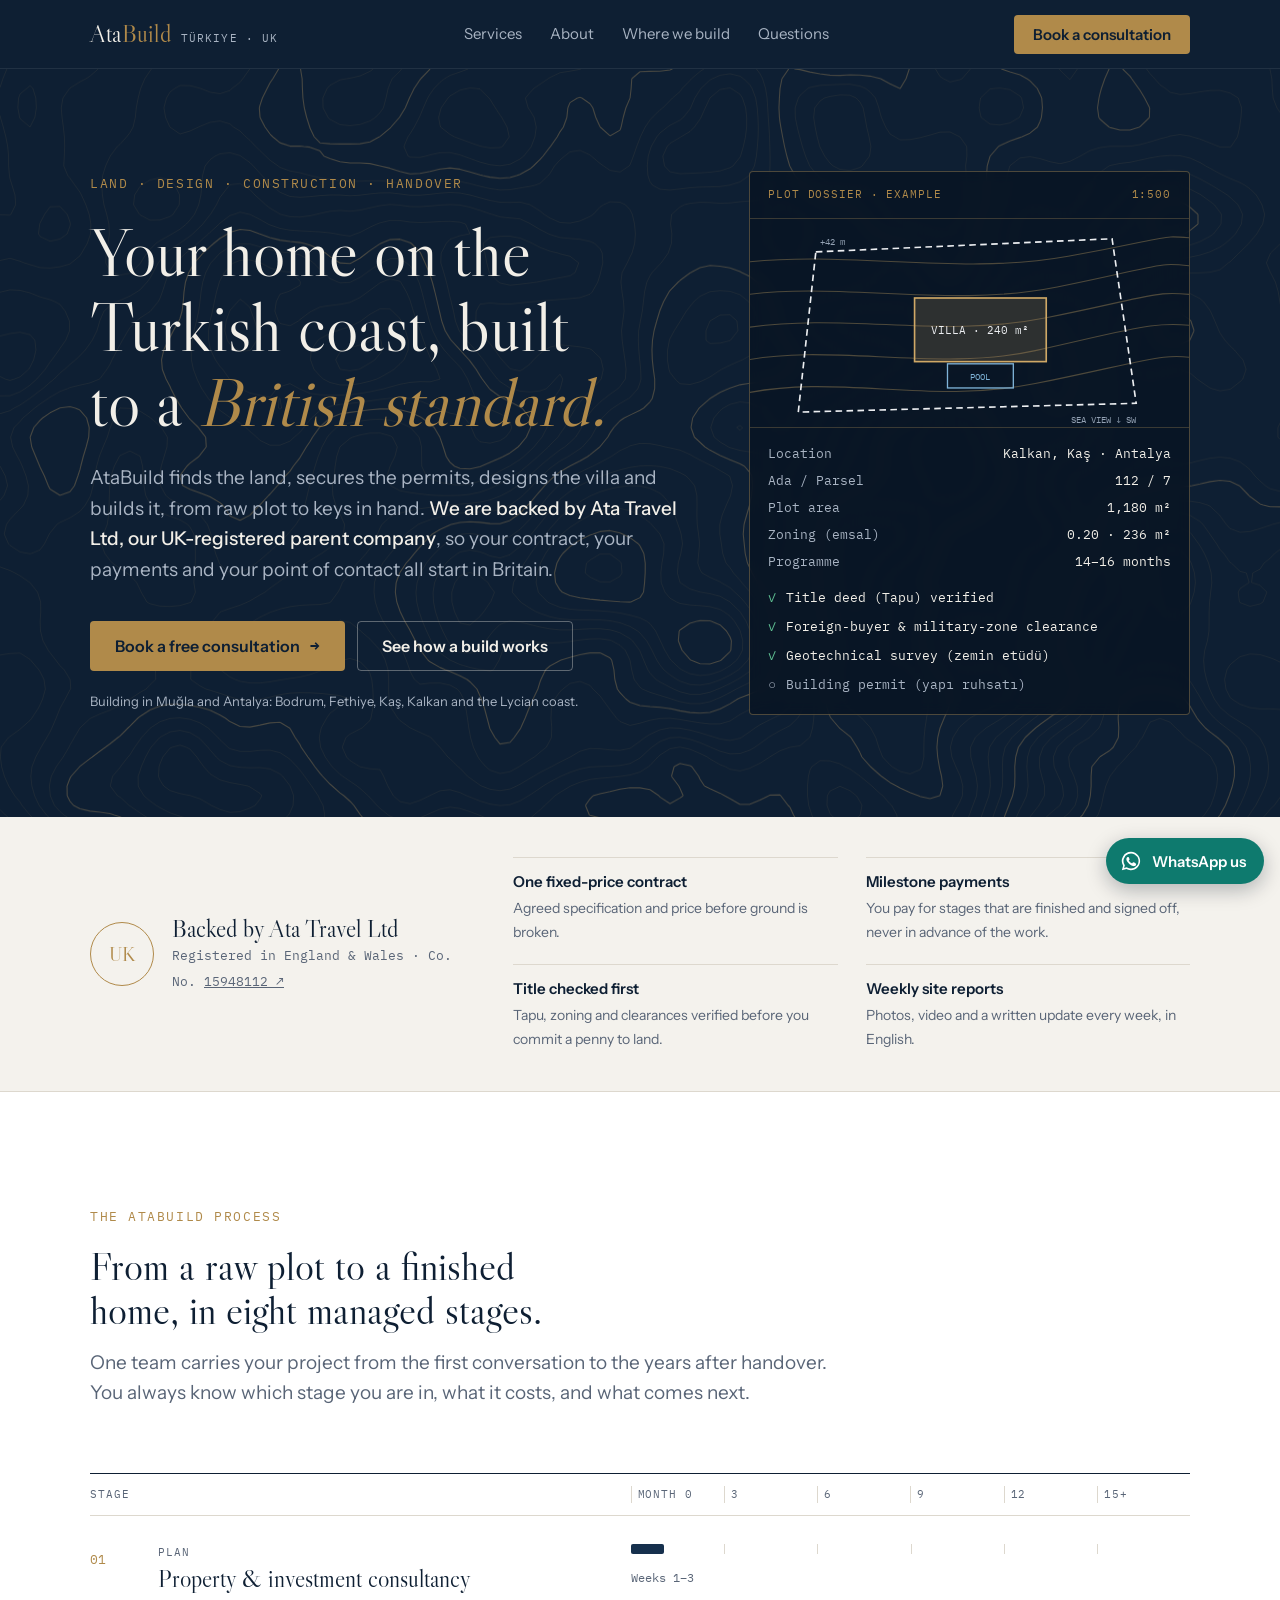
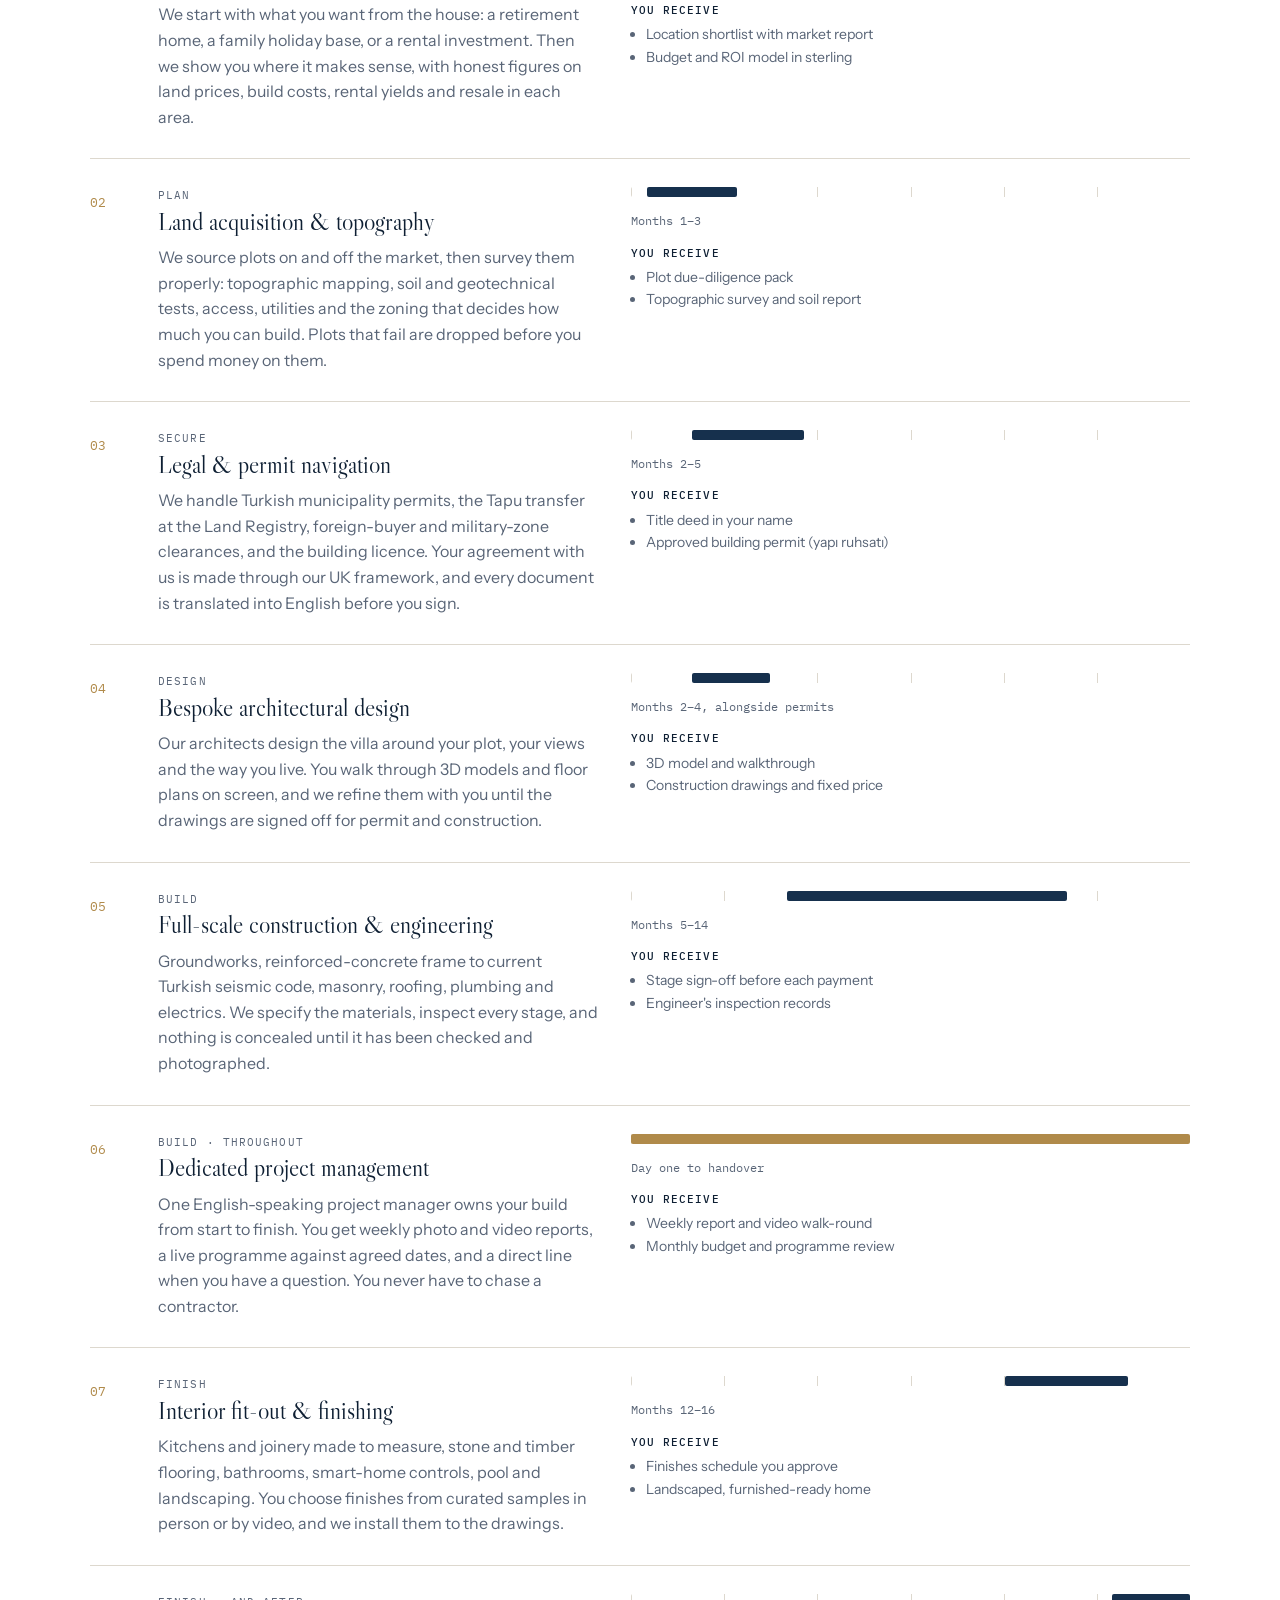
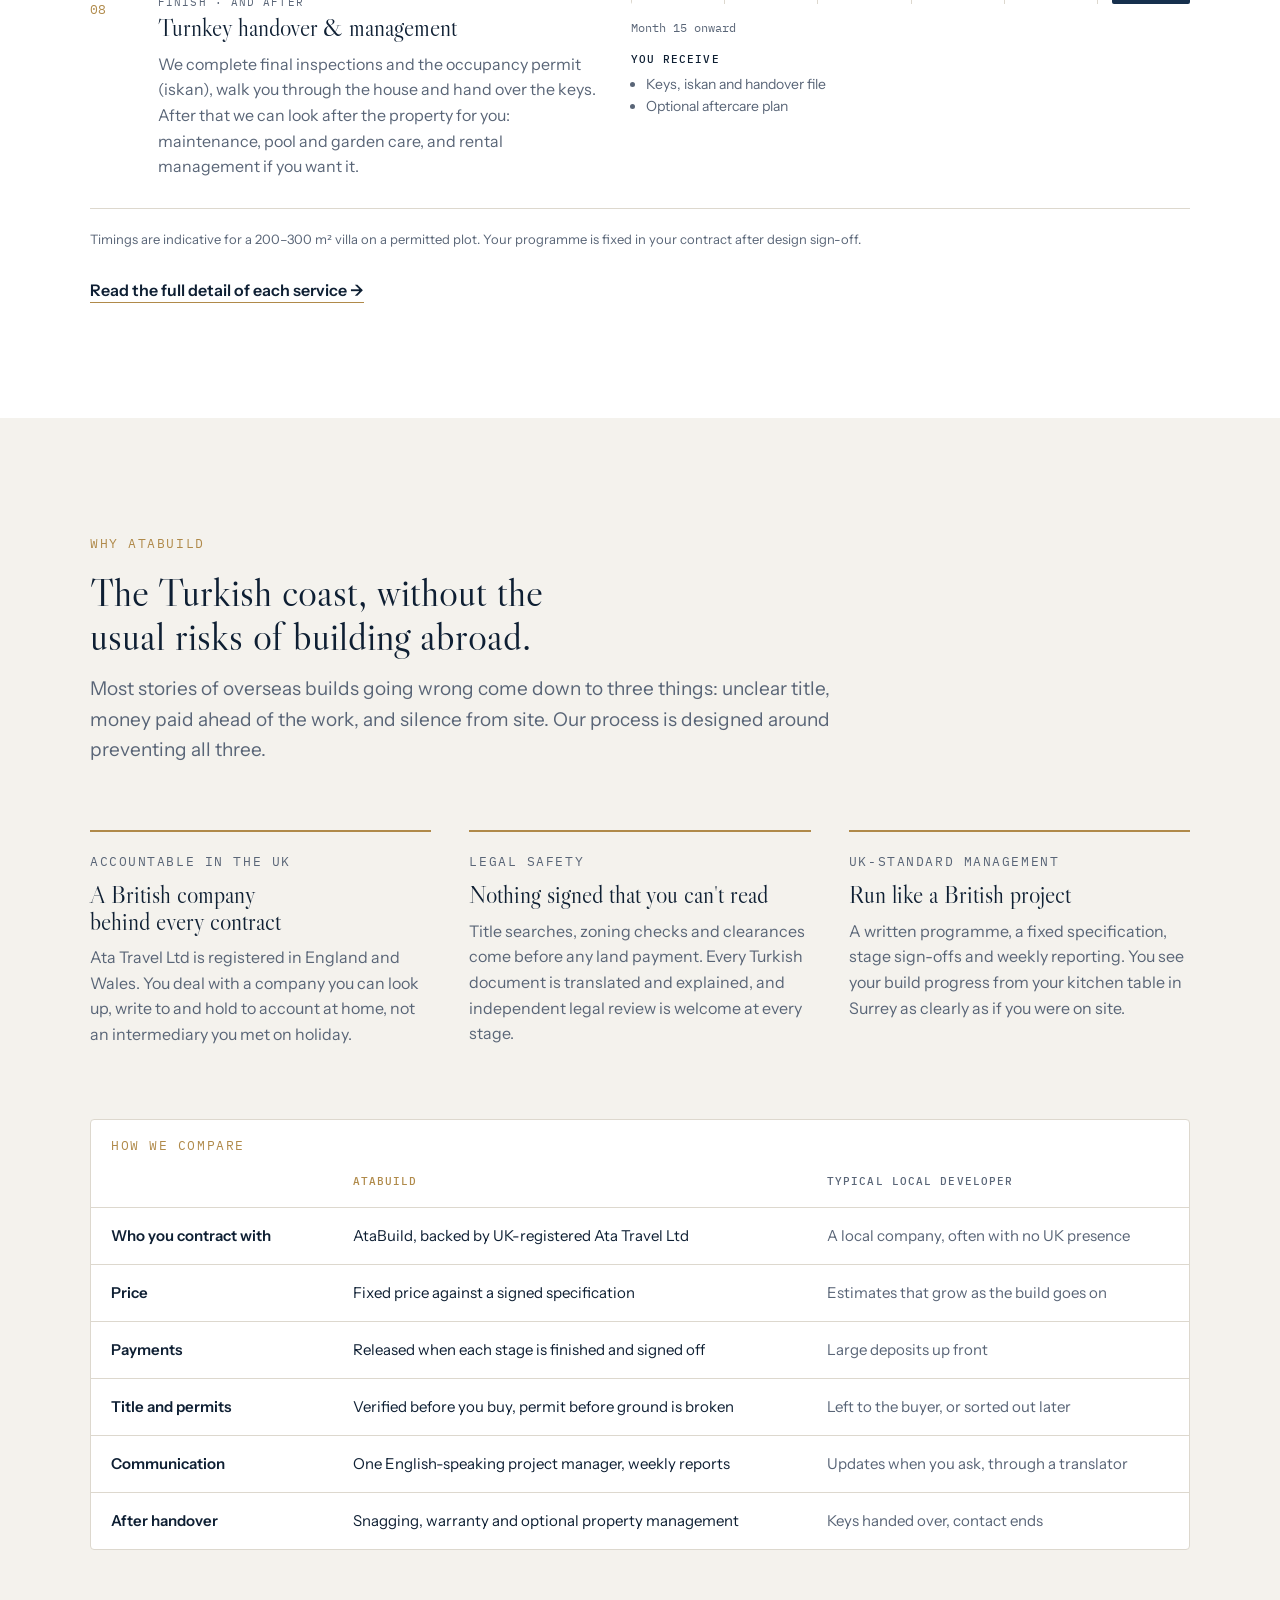
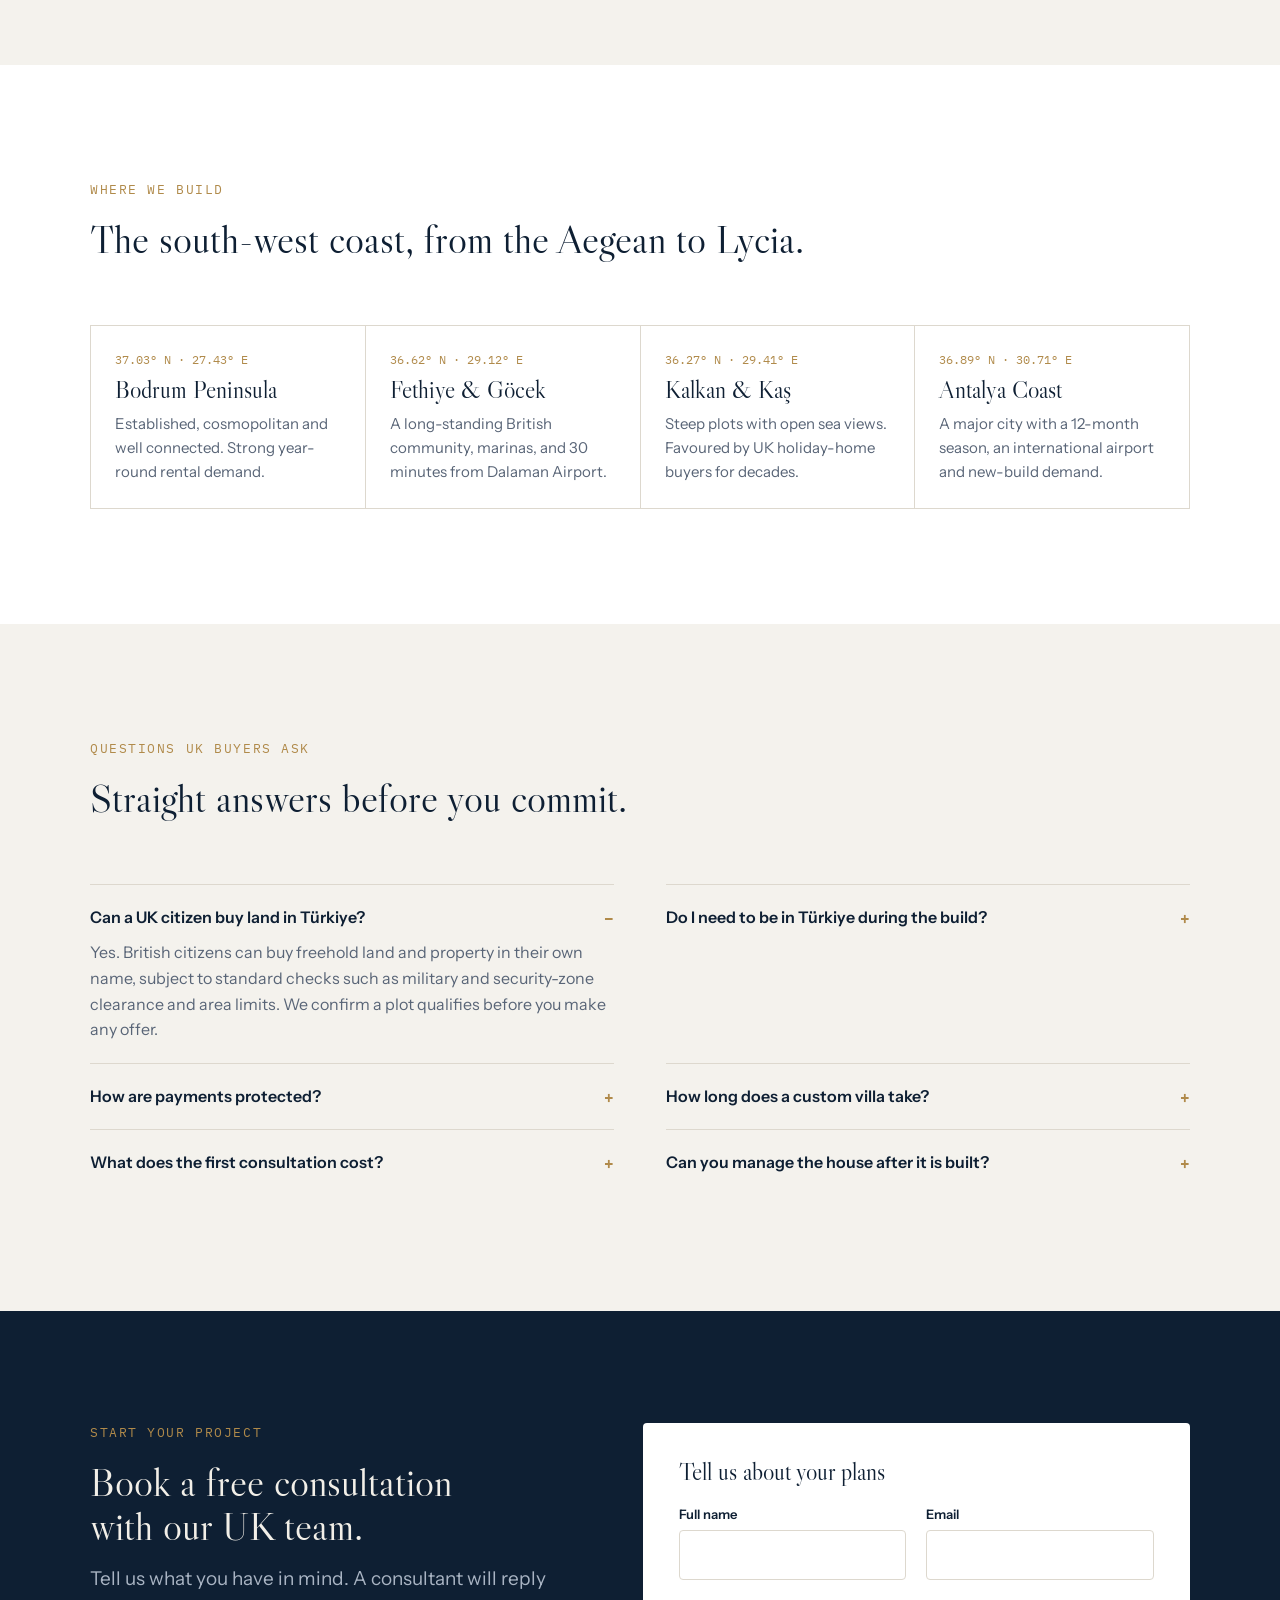
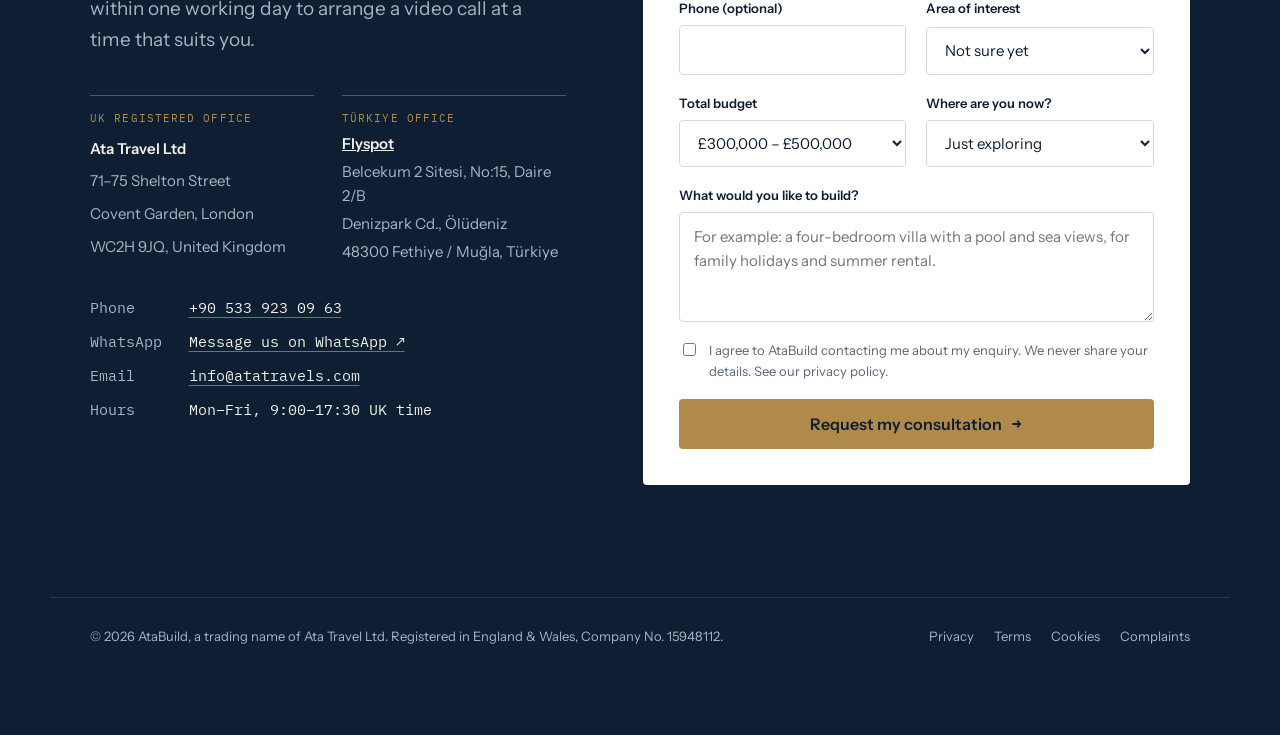
<file: index.html>
<!doctype html>
<html lang="en-GB">
<head>
<meta charset="utf-8">
<meta name="viewport" content="width=device-width, initial-scale=1, viewport-fit=cover">
<title>AtaBuild</title>
<meta name="description" content="AtaBuild designs and builds custom homes on Türkiye's south-west coast for UK buyers. Land, permits, architecture, construction and handover, backed by UK-registered Ata Travel Ltd.">
<link rel="preconnect" href="https://fonts.googleapis.com">
<link rel="preconnect" href="https://fonts.gstatic.com" crossorigin>
<link rel="stylesheet" href="https://fonts.googleapis.com/css2?family=Libre+Caslon+Display&family=Instrument+Sans:wght@400;500;600&family=IBM+Plex+Mono:wght@400;500&display=swap">
<link rel="stylesheet" href="assets/site.css">
</head>
<body>

<header class="site-header">
  <div class="wrap nav">
    <a class="logo" href="index.html" aria-label="AtaBuild home"><b>Ata<span>Build</span></b><small>Türkiye · UK</small></a>
    <ul>
      <li><a href="services.html">Services</a></li>
      <li><a href="about.html">About</a></li>
      <li><a href="index.html#regions">Where we build</a></li>
      <li><a href="index.html#faq">Questions</a></li>
    </ul>
    <a class="btn btn-gold" href="#contact">Book a consultation</a>
  </div>
</header>

<main id="top">

<!-- HERO -->
<section class="hero" aria-labelledby="hero-title">
  <canvas id="contours" aria-hidden="true"></canvas>
  <div class="wrap hero-inner">
    <div>
      <p class="eyebrow">Land · Design · Construction · Handover</p>
      <h1 id="hero-title">Your home on the Turkish coast, built to a <em>British standard.</em></h1>
      <p class="sub">AtaBuild finds the land, secures the permits, designs the villa and builds it, from raw plot to keys in hand. <strong>We are backed by Ata Travel Ltd, our UK-registered parent company</strong>, so your contract, your payments and your point of contact all start in Britain.</p>
      <div class="ctas">
        <a class="btn btn-gold" href="#contact">Book a free consultation <span class="arrow">→</span></a>
        <a class="btn btn-ghost" href="#process">See how a build works</a>
      </div>
      <p class="hero-note">Building in Muğla and Antalya: Bodrum, Fethiye, Kaş, Kalkan and the Lycian coast.</p>
    </div>

    <aside class="dossier" aria-label="Example plot dossier">
      <header><span>Plot dossier · example</span><span>1:500</span></header>
      <svg viewBox="0 0 400 190" role="img" aria-label="Site plan of a sloping coastal plot with a villa footprint">
        <g fill="none" stroke="#CFA866" stroke-opacity=".35" stroke-width="1">
          <path d="M-10 160 C 80 140, 160 170, 260 150 S 380 120, 410 128"/>
          <path d="M-10 130 C 70 112, 170 140, 260 120 S 370 92, 410 98"/>
          <path d="M-10 100 C 90 84, 170 110, 270 90 S 370 64, 410 70"/>
          <path d="M-10 70 C 80 56, 180 82, 280 62 S 370 38, 410 44"/>
          <path d="M-10 40 C 90 28, 190 52, 290 34 S 370 14, 410 18"/>
        </g>
        <polygon points="60,30 330,18 352,168 44,176" fill="none" stroke="#ECEEF1" stroke-width="1.5" stroke-dasharray="6 4"/>
        <rect x="150" y="72" width="120" height="58" fill="#CFA866" fill-opacity=".18" stroke="#CFA866" stroke-width="1.5"/>
        <rect x="180" y="132" width="60" height="22" fill="none" stroke="#7FB4D9" stroke-width="1.2"/>
        <text x="210" y="105" fill="#ECEEF1" font-family="IBM Plex Mono, monospace" font-size="10" text-anchor="middle">VILLA · 240 m²</text>
        <text x="210" y="147" fill="#7FB4D9" font-family="IBM Plex Mono, monospace" font-size="8" text-anchor="middle">POOL</text>
        <text x="352" y="186" fill="#93A1B3" font-family="IBM Plex Mono, monospace" font-size="8" text-anchor="end">SEA VIEW ↓ SW</text>
        <text x="64" y="24" fill="#93A1B3" font-family="IBM Plex Mono, monospace" font-size="8">+42 m</text>
      </svg>
      <dl>
        <dt>Location</dt><dd>Kalkan, Kaş · Antalya</dd>
        <dt>Ada / Parsel</dt><dd>112 / 7</dd>
        <dt>Plot area</dt><dd>1,180 m²</dd>
        <dt>Zoning (emsal)</dt><dd>0.20 · 236 m²</dd>
        <dt>Programme</dt><dd>14–16 months</dd>
      </dl>
      <ol>
        <li>Title deed (Tapu) verified</li>
        <li>Foreign-buyer &amp; military-zone clearance</li>
        <li>Geotechnical survey (zemin etüdü)</li>
        <li class="pending">Building permit (yapı ruhsatı)</li>
      </ol>
    </aside>
  </div>
</section>

<!-- TRUST BANNER -->
<section class="trust" aria-label="Our guarantees">
  <div class="wrap trust-inner">
    <div class="seal">
      <div class="seal-mark" aria-hidden="true">UK</div>
      <div>
        <strong>Backed by Ata Travel Ltd</strong>
        <span>Registered in England &amp; Wales · Co. No. <a href="https://find-and-update.company-information.service.gov.uk/company/15948112" target="_blank" rel="noopener" title="View Ata Travel Ltd on Companies House">15948112 ↗</a></span>
      </div>
    </div>
    <ul class="guarantees">
      <li><b>One fixed-price contract</b><span>Agreed specification and price before ground is broken.</span></li>
      <li><b>Milestone payments</b><span>You pay for stages that are finished and signed off, never in advance of the work.</span></li>
      <li><b>Title checked first</b><span>Tapu, zoning and clearances verified before you commit a penny to land.</span></li>
      <li><b>Weekly site reports</b><span>Photos, video and a written update every week, in English.</span></li>
    </ul>
  </div>
</section>

<!-- PROCESS -->
<section class="section" id="process" aria-labelledby="process-title">
  <div class="wrap">
    <div class="section-head">
      <p class="eyebrow">The AtaBuild process</p>
      <h2 id="process-title">From a raw plot to a finished home, in eight managed stages.</h2>
      <p class="lede">One team carries your project from the first conversation to the years after handover. You always know which stage you are in, what it costs, and what comes next.</p>
    </div>

    <div class="programme">
      <div class="scale" aria-hidden="true">
        <span>Stage</span>
        <div class="months"><span>Month 0</span><span>3</span><span>6</span><span>9</span><span>12</span><span>15+</span></div>
      </div>

      <article class="step">
        <div class="step-main">
          <span class="step-no">01</span>
          <span class="step-phase">Plan</span>
          <h3>Property &amp; investment consultancy</h3>
          <p>We start with what you want from the house: a retirement home, a family holiday base, or a rental investment. Then we show you where it makes sense, with honest figures on land prices, build costs, rental yields and resale in each area.</p>
        </div>
        <div class="step-side">
          <div class="bar"><i style="left:0;width:6%"></i></div>
          <span class="bar-label">Weeks 1–3</span>
          <div class="receive"><b>You receive</b><ul><li>Location shortlist with market report</li><li>Budget and ROI model in sterling</li></ul></div>
        </div>
      </article>

      <article class="step">
        <div class="step-main">
          <span class="step-no">02</span>
          <span class="step-phase">Plan</span>
          <h3>Land acquisition &amp; topography</h3>
          <p>We source plots on and off the market, then survey them properly: topographic mapping, soil and geotechnical tests, access, utilities and the zoning that decides how much you can build. Plots that fail are dropped before you spend money on them.</p>
        </div>
        <div class="step-side">
          <div class="bar"><i style="left:3%;width:16%"></i></div>
          <span class="bar-label">Months 1–3</span>
          <div class="receive"><b>You receive</b><ul><li>Plot due-diligence pack</li><li>Topographic survey and soil report</li></ul></div>
        </div>
      </article>

      <article class="step">
        <div class="step-main">
          <span class="step-no">03</span>
          <span class="step-phase">Secure</span>
          <h3>Legal &amp; permit navigation</h3>
          <p>We handle Turkish municipality permits, the Tapu transfer at the Land Registry, foreign-buyer and military-zone clearances, and the building licence. Your agreement with us is made through our UK framework, and every document is translated into English before you sign.</p>
        </div>
        <div class="step-side">
          <div class="bar"><i style="left:11%;width:20%"></i></div>
          <span class="bar-label">Months 2–5</span>
          <div class="receive"><b>You receive</b><ul><li>Title deed in your name</li><li>Approved building permit (yapı ruhsatı)</li></ul></div>
        </div>
      </article>

      <article class="step">
        <div class="step-main">
          <span class="step-no">04</span>
          <span class="step-phase">Design</span>
          <h3>Bespoke architectural design</h3>
          <p>Our architects design the villa around your plot, your views and the way you live. You walk through 3D models and floor plans on screen, and we refine them with you until the drawings are signed off for permit and construction.</p>
        </div>
        <div class="step-side">
          <div class="bar"><i style="left:11%;width:14%"></i></div>
          <span class="bar-label">Months 2–4, alongside permits</span>
          <div class="receive"><b>You receive</b><ul><li>3D model and walkthrough</li><li>Construction drawings and fixed price</li></ul></div>
        </div>
      </article>

      <article class="step">
        <div class="step-main">
          <span class="step-no">05</span>
          <span class="step-phase">Build</span>
          <h3>Full-scale construction &amp; engineering</h3>
          <p>Groundworks, reinforced-concrete frame to current Turkish seismic code, masonry, roofing, plumbing and electrics. We specify the materials, inspect every stage, and nothing is concealed until it has been checked and photographed.</p>
        </div>
        <div class="step-side">
          <div class="bar"><i style="left:28%;width:50%"></i></div>
          <span class="bar-label">Months 5–14</span>
          <div class="receive"><b>You receive</b><ul><li>Stage sign-off before each payment</li><li>Engineer's inspection records</li></ul></div>
        </div>
      </article>

      <article class="step">
        <div class="step-main">
          <span class="step-no">06</span>
          <span class="step-phase">Build · throughout</span>
          <h3>Dedicated project management</h3>
          <p>One English-speaking project manager owns your build from start to finish. You get weekly photo and video reports, a live programme against agreed dates, and a direct line when you have a question. You never have to chase a contractor.</p>
        </div>
        <div class="step-side">
          <div class="bar"><i class="gold" style="left:0;width:100%"></i></div>
          <span class="bar-label">Day one to handover</span>
          <div class="receive"><b>You receive</b><ul><li>Weekly report and video walk-round</li><li>Monthly budget and programme review</li></ul></div>
        </div>
      </article>

      <article class="step">
        <div class="step-main">
          <span class="step-no">07</span>
          <span class="step-phase">Finish</span>
          <h3>Interior fit-out &amp; finishing</h3>
          <p>Kitchens and joinery made to measure, stone and timber flooring, bathrooms, smart-home controls, pool and landscaping. You choose finishes from curated samples in person or by video, and we install them to the drawings.</p>
        </div>
        <div class="step-side">
          <div class="bar"><i style="left:67%;width:22%"></i></div>
          <span class="bar-label">Months 12–16</span>
          <div class="receive"><b>You receive</b><ul><li>Finishes schedule you approve</li><li>Landscaped, furnished-ready home</li></ul></div>
        </div>
      </article>

      <article class="step">
        <div class="step-main">
          <span class="step-no">08</span>
          <span class="step-phase">Finish · and after</span>
          <h3>Turnkey handover &amp; management</h3>
          <p>We complete final inspections and the occupancy permit (iskan), walk you through the house and hand over the keys. After that we can look after the property for you: maintenance, pool and garden care, and rental management if you want it.</p>
        </div>
        <div class="step-side">
          <div class="bar"><i style="left:86%;width:14%"></i></div>
          <span class="bar-label">Month 15 onward</span>
          <div class="receive"><b>You receive</b><ul><li>Keys, iskan and handover file</li><li>Optional aftercare plan</li></ul></div>
        </div>
      </article>
    </div>
    <p class="prog-note">Timings are indicative for a 200–300 m² villa on a permitted plot. Your programme is fixed in your contract after design sign-off.</p>
    <p class="more-link"><a href="services.html">Read the full detail of each service <span class="arrow">→</span></a></p>
  </div>
</section>

<!-- WHY -->
<section class="section why" id="why" aria-labelledby="why-title">
  <div class="wrap">
    <div class="section-head">
      <p class="eyebrow">Why AtaBuild</p>
      <h2 id="why-title">The Turkish coast, without the usual risks of building abroad.</h2>
      <p class="lede">Most stories of overseas builds going wrong come down to three things: unclear title, money paid ahead of the work, and silence from site. Our process is designed around preventing all three.</p>
    </div>

    <div class="pillars">
      <div class="pillar">
        <p class="eyebrow">Accountable in the UK</p>
        <h3>A British company behind every contract</h3>
        <p>Ata Travel Ltd is registered in England and Wales. You deal with a company you can look up, write to and hold to account at home, not an intermediary you met on holiday.</p>
      </div>
      <div class="pillar">
        <p class="eyebrow">Legal safety</p>
        <h3>Nothing signed that you can't read</h3>
        <p>Title searches, zoning checks and clearances come before any land payment. Every Turkish document is translated and explained, and independent legal review is welcome at every stage.</p>
      </div>
      <div class="pillar">
        <p class="eyebrow">UK-standard management</p>
        <h3>Run like a British project</h3>
        <p>A written programme, a fixed specification, stage sign-offs and weekly reporting. You see your build progress from your kitchen table in Surrey as clearly as if you were on site.</p>
      </div>
    </div>

    <div class="table-wrap">
      <table>
        <caption class="eyebrow" style="text-align:left;padding:16px 20px 0">How we compare</caption>
        <thead><tr><th scope="col">&nbsp;</th><th scope="col" class="us">AtaBuild</th><th scope="col">Typical local developer</th></tr></thead>
        <tbody>
          <tr><th scope="row">Who you contract with</th><td class="us">AtaBuild, backed by UK-registered Ata Travel Ltd</td><td class="them">A local company, often with no UK presence</td></tr>
          <tr><th scope="row">Price</th><td class="us">Fixed price against a signed specification</td><td class="them">Estimates that grow as the build goes on</td></tr>
          <tr><th scope="row">Payments</th><td class="us">Released when each stage is finished and signed off</td><td class="them">Large deposits up front</td></tr>
          <tr><th scope="row">Title and permits</th><td class="us">Verified before you buy, permit before ground is broken</td><td class="them">Left to the buyer, or sorted out later</td></tr>
          <tr><th scope="row">Communication</th><td class="us">One English-speaking project manager, weekly reports</td><td class="them">Updates when you ask, through a translator</td></tr>
          <tr><th scope="row">After handover</th><td class="us">Snagging, warranty and optional property management</td><td class="them">Keys handed over, contact ends</td></tr>
        </tbody>
      </table>
    </div>
  </div>
</section>

<!-- REGIONS -->
<section class="section" id="regions" aria-labelledby="regions-title">
  <div class="wrap">
    <div class="section-head">
      <p class="eyebrow">Where we build</p>
      <h2 id="regions-title">The south-west coast, from the Aegean to Lycia.</h2>
    </div>
    <div class="regions">
      <div class="region"><span class="coord">37.03° N · 27.43° E</span><h3>Bodrum Peninsula</h3><p>Established, cosmopolitan and well connected. Strong year-round rental demand.</p></div>
      <div class="region"><span class="coord">36.62° N · 29.12° E</span><h3>Fethiye &amp; Göcek</h3><p>A long-standing British community, marinas, and 30 minutes from Dalaman Airport.</p></div>
      <div class="region"><span class="coord">36.27° N · 29.41° E</span><h3>Kalkan &amp; Kaş</h3><p>Steep plots with open sea views. Favoured by UK holiday-home buyers for decades.</p></div>
      <div class="region"><span class="coord">36.89° N · 30.71° E</span><h3>Antalya Coast</h3><p>A major city with a 12-month season, an international airport and new-build demand.</p></div>
    </div>
  </div>
</section>

<!-- FAQ -->
<section class="section why" id="faq" aria-labelledby="faq-title">
  <div class="wrap">
    <div class="section-head">
      <p class="eyebrow">Questions UK buyers ask</p>
      <h2 id="faq-title">Straight answers before you commit.</h2>
    </div>
    <div class="faq">
      <details open><summary>Can a UK citizen buy land in Türkiye?</summary><p>Yes. British citizens can buy freehold land and property in their own name, subject to standard checks such as military and security-zone clearance and area limits. We confirm a plot qualifies before you make any offer.</p></details>
      <details><summary>Do I need to be in Türkiye during the build?</summary><p>No. Many of our clients visit for the plot viewing and the handover only. With a power of attorney and our weekly reports, the rest can be managed from the UK.</p></details>
      <details><summary>How are payments protected?</summary><p>Your build is priced against a fixed specification and paid in stages. Each payment follows a finished, inspected and photographed stage, so you are never paying far ahead of the work on site.</p></details>
      <details><summary>How long does a custom villa take?</summary><p>Typically 14 to 18 months from first consultation to keys, depending on the plot and permits. Your programme is set in writing once the design is signed off.</p></details>
      <details><summary>What does the first consultation cost?</summary><p>Nothing. It is a one-hour video call with a consultant from our UK office to talk through your goals, budget and preferred areas. There is no obligation to proceed.</p></details>
      <details><summary>Can you manage the house after it is built?</summary><p>Yes. We offer maintenance, pool and garden care, key-holding and holiday-rental management, so the house is cared for while you are in the UK.</p></details>
    </div>
  </div>
</section>

<!-- CONTACT / FOOTER -->
<footer class="contact" id="contact">
  <div class="wrap contact-grid">
    <div>
      <p class="eyebrow">Start your project</p>
      <h2>Book a free consultation with our UK team.</h2>
      <p class="lede">Tell us what you have in mind. A consultant will reply within one working day to arrange a video call at a time that suits you.</p>

      <div class="offices">
        <address class="office"><span class="tag">UK registered office</span><b>Ata Travel Ltd</b><span>71–75 Shelton Street</span><span>Covent Garden, London</span><span>WC2H 9JQ, United Kingdom</span></address>
        <address class="office"><span class="tag">Türkiye office</span><b><a href="https://flyspot.com.tr" target="_blank" rel="noopener">Flyspot</a></b><span>Belcekum 2 Sitesi, No:15, Daire 2/B</span><span>Denizpark Cd., Ölüdeniz</span><span>48300 Fethiye / Muğla, Türkiye</span></address>
      </div>

      <div class="direct">
        <div><span>Phone</span><a href="tel:+905339230963">+90 533 923 09 63</a></div>
        <div><span>WhatsApp</span><a href="https://wa.me/905339230963?text=Hello%20AtaBuild%2C%20I%27d%20like%20to%20talk%20about%20building%20a%20home%20in%20T%C3%BCrkiye." target="_blank" rel="noopener">Message us on WhatsApp ↗</a></div>
        <div><span>Email</span><a href="mailto:info@atatravels.com">info@atatravels.com</a></div>
        <div><span>Hours</span>Mon–Fri, 9:00–17:30 UK time</div>
      </div>
    </div>

    <form id="enquiry" novalidate>
      <h3>Tell us about your plans</h3>
      <div class="field"><label for="f-name">Full name</label><input id="f-name" name="name" autocomplete="name" required></div>
      <div class="field"><label for="f-email">Email</label><input id="f-email" name="email" type="email" autocomplete="email" required></div>
      <div class="field"><label for="f-phone">Phone (optional)</label><input id="f-phone" name="phone" type="tel" autocomplete="tel"></div>
      <div class="field"><label for="f-region">Area of interest</label>
        <select id="f-region" name="region"><option>Not sure yet</option><option>Bodrum Peninsula</option><option>Fethiye &amp; Göcek</option><option>Kalkan &amp; Kaş</option><option>Antalya Coast</option></select></div>
      <div class="field"><label for="f-budget">Total budget</label>
        <select id="f-budget" name="budget"><option>Under £300,000</option><option selected>£300,000 – £500,000</option><option>£500,000 – £1,000,000</option><option>Over £1,000,000</option></select></div>
      <div class="field"><label for="f-stage">Where are you now?</label>
        <select id="f-stage" name="stage"><option>Just exploring</option><option>Looking for land</option><option>I already own a plot</option><option>Ready to start in 6 months</option></select></div>
      <div class="field full"><label for="f-msg">What would you like to build?</label><textarea id="f-msg" name="message" placeholder="For example: a four-bedroom villa with a pool and sea views, for family holidays and summer rental."></textarea></div>
      <label class="check full" for="f-consent"><input id="f-consent" type="checkbox" name="consent" required> I agree to AtaBuild contacting me about my enquiry. We never share your details. See our privacy policy.</label>
      <div class="full"><button class="btn btn-gold" type="submit">Request my consultation <span class="arrow">→</span></button></div>
      <p class="full form-err" id="form-err" hidden></p>
      <p class="full form-msg" id="form-msg" role="status" hidden></p>
    </form>
  </div>

  <div class="wrap legal">
    <span>© 2026 AtaBuild, a trading name of Ata Travel Ltd. Registered in England &amp; Wales, Company No. <a href="https://find-and-update.company-information.service.gov.uk/company/15948112" target="_blank" rel="noopener" title="View Ata Travel Ltd on Companies House">15948112</a>.</span>
    <nav aria-label="Legal"><a href="#">Privacy</a><a href="#">Terms</a><a href="#">Cookies</a><a href="#">Complaints</a></nav>
  </div>
</footer>
</main>

<a class="wa-float" href="https://wa.me/905339230963?text=Hello%20AtaBuild%2C%20I%27d%20like%20to%20talk%20about%20building%20a%20home%20in%20T%C3%BCrkiye." target="_blank" rel="noopener" aria-label="Chat with AtaBuild on WhatsApp"><svg viewBox="0 0 24 24" width="22" height="22" aria-hidden="true" focusable="false"><path fill="currentColor" d="M12 2a10 10 0 0 0-8.6 15.1L2 22l5-1.3A10 10 0 1 0 12 2Zm0 18.2a8.2 8.2 0 0 1-4.2-1.2l-.3-.2-3 .8.8-2.9-.2-.3A8.2 8.2 0 1 1 12 20.2Zm4.5-6.1c-.2-.1-1.5-.7-1.7-.8-.2-.1-.4-.1-.6.1l-.8 1c-.1.2-.3.2-.5.1a6.7 6.7 0 0 1-3.3-2.9c-.2-.4.3-.4.8-1.3.1-.2 0-.3 0-.4l-.8-1.8c-.2-.5-.4-.4-.6-.4h-.5a1 1 0 0 0-.7.3 3 3 0 0 0-.9 2.2 5.2 5.2 0 0 0 1.1 2.7 11.8 11.8 0 0 0 4.5 4c1.7.7 2.3.8 3.2.6.5-.1 1.5-.6 1.7-1.2.2-.6.2-1.1.2-1.2-.1-.1-.3-.2-.5-.3Z"/></svg><span>WhatsApp us</span></a>
<script src="assets/site.js"></script>
</body>
</html>
</file>
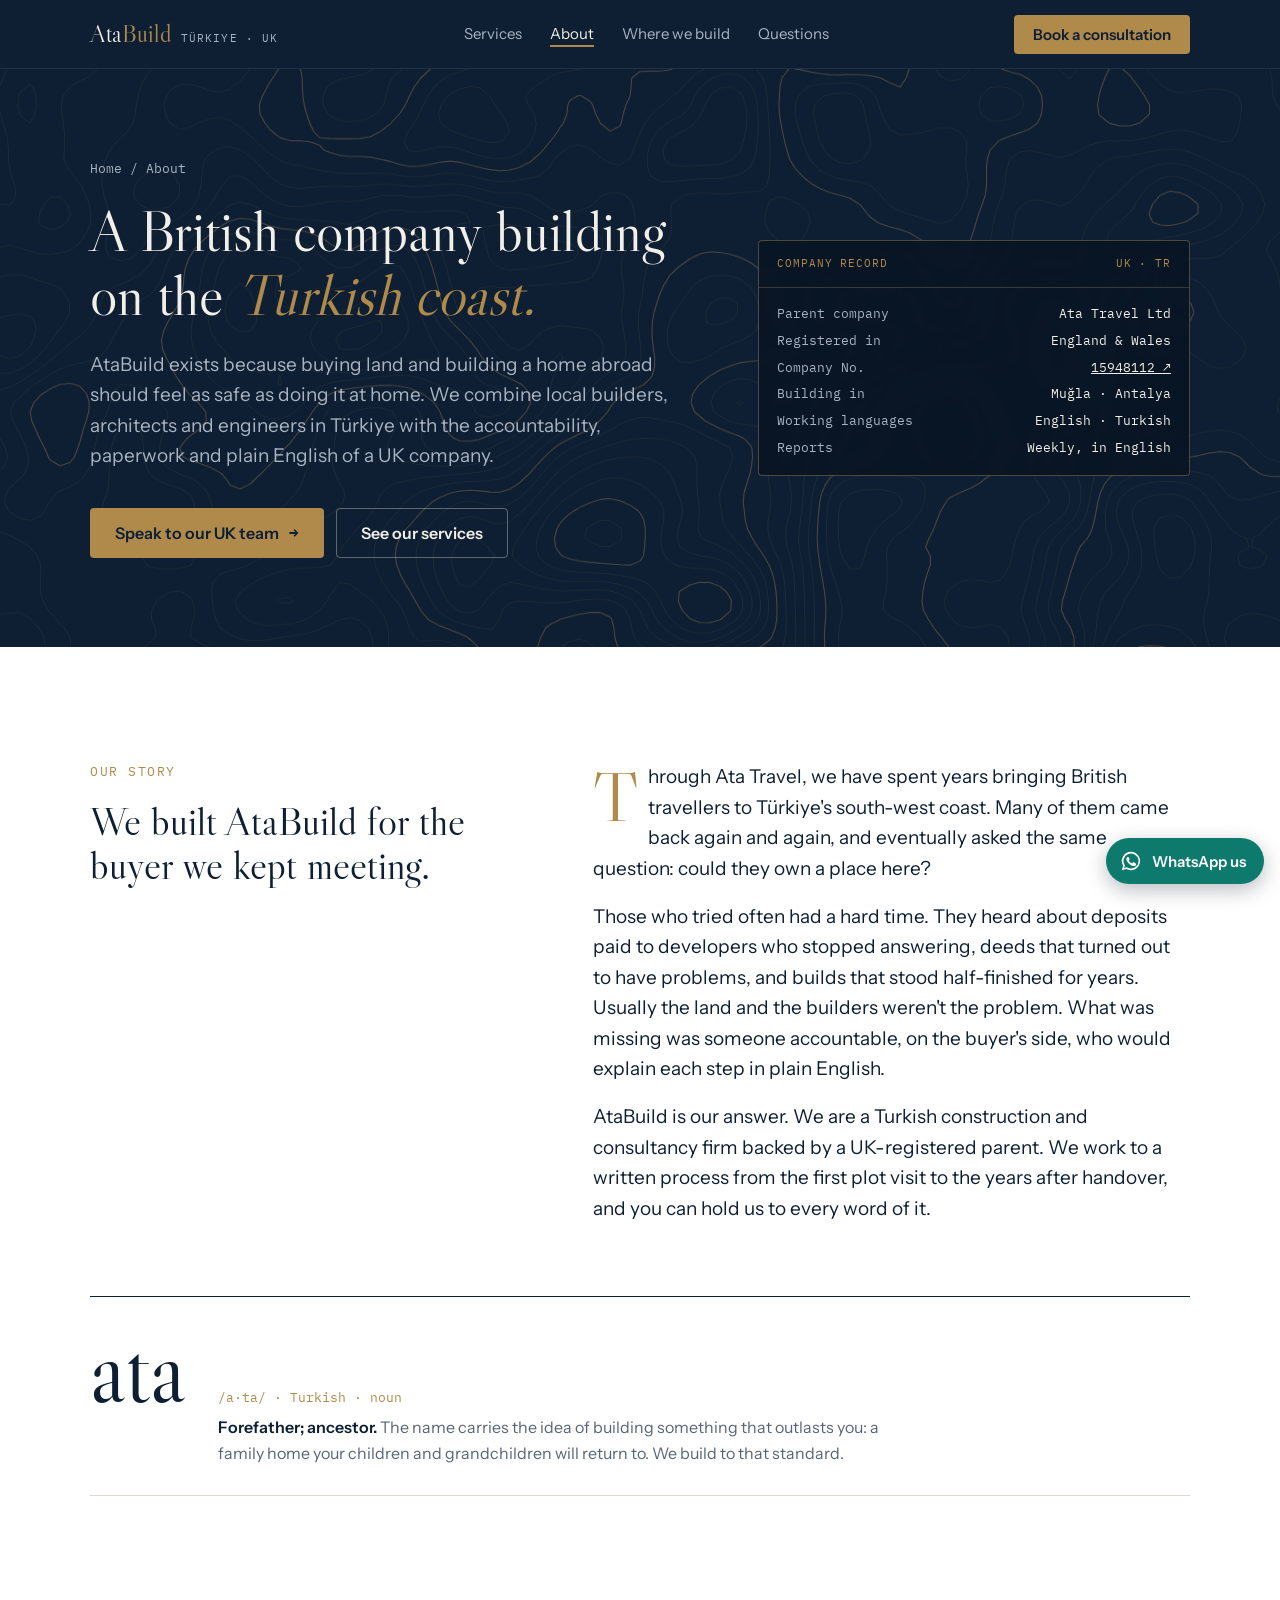
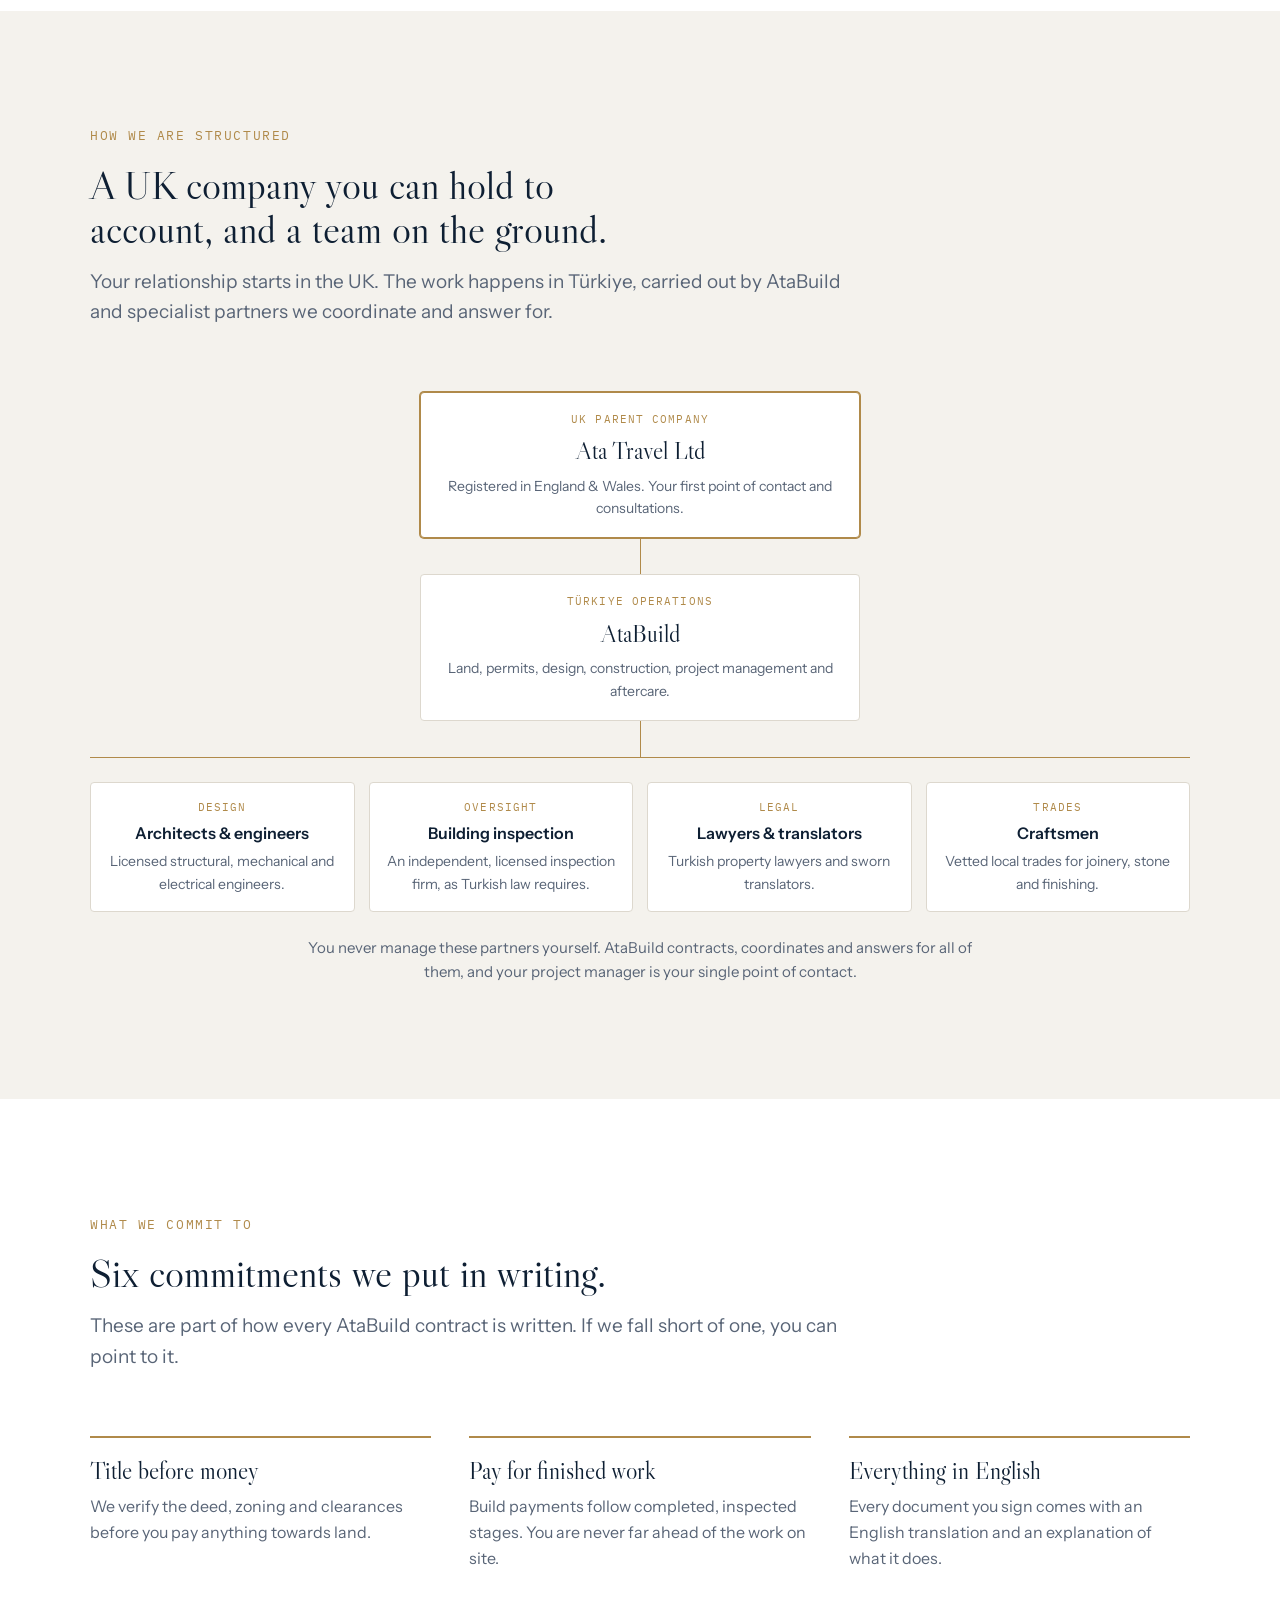
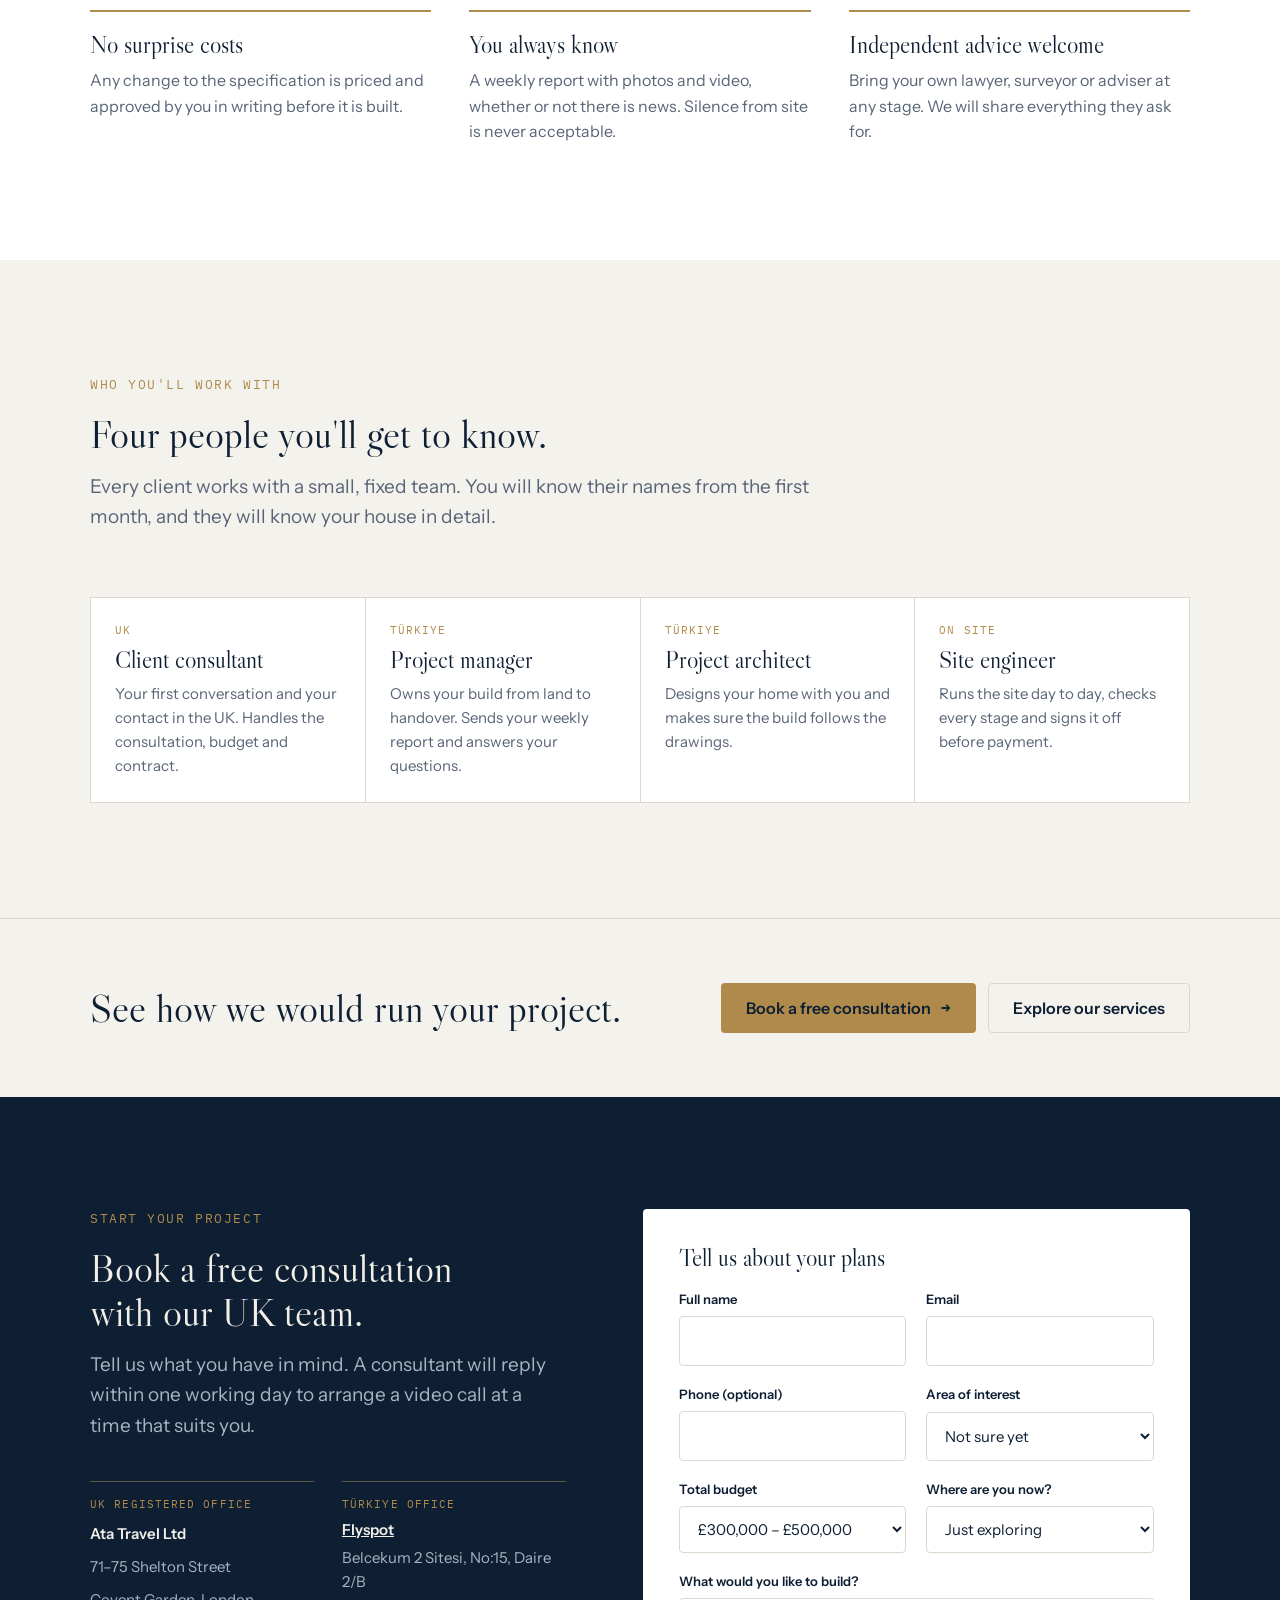
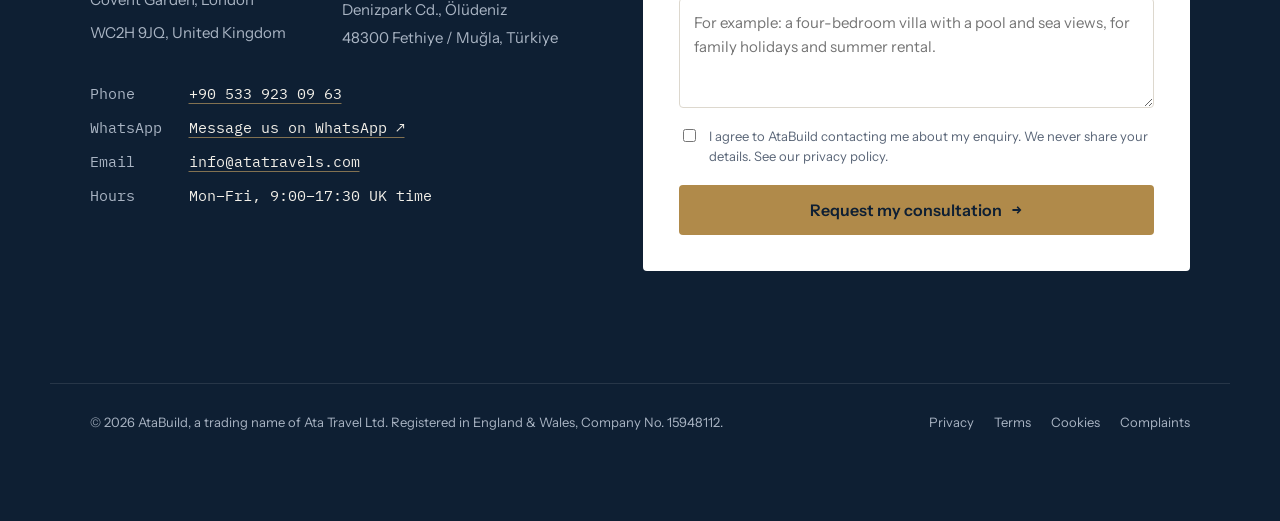
<file: about.html>
<!doctype html>
<html lang="en-GB">
<head>
<meta charset="utf-8">
<meta name="viewport" content="width=device-width, initial-scale=1, viewport-fit=cover">
<title>About AtaBuild</title>
<meta name="description" content="AtaBuild is a construction and property consultancy on Türkiye's south-west coast, backed by UK-registered Ata Travel Ltd.">
<link rel="preconnect" href="https://fonts.googleapis.com">
<link rel="preconnect" href="https://fonts.gstatic.com" crossorigin>
<link rel="stylesheet" href="https://fonts.googleapis.com/css2?family=Libre+Caslon+Display&family=Instrument+Sans:wght@400;500;600&family=IBM+Plex+Mono:wght@400;500&display=swap">
<link rel="stylesheet" href="assets/site.css">
</head>
<body>

<header class="site-header">
  <div class="wrap nav">
    <a class="logo" href="index.html" aria-label="AtaBuild home"><b>Ata<span>Build</span></b><small>Türkiye · UK</small></a>
    <ul>
      <li><a href="services.html">Services</a></li>
      <li><a href="about.html" aria-current="page">About</a></li>
      <li><a href="index.html#regions">Where we build</a></li>
      <li><a href="index.html#faq">Questions</a></li>
    </ul>
    <a class="btn btn-gold" href="#contact">Book a consultation</a>
  </div>
</header>

<main id="top">

<!-- PAGE HERO -->
<section class="hero page-hero" aria-labelledby="page-title">
  <canvas id="contours" aria-hidden="true"></canvas>
  <div class="wrap hero-inner">
    <div>
      <p class="crumbs"><a href="index.html">Home</a> / About</p>
      <h1 id="page-title">A British company building on the <em>Turkish coast.</em></h1>
      <p class="sub">AtaBuild exists because buying land and building a home abroad should feel as safe as doing it at home. We combine local builders, architects and engineers in Türkiye with the accountability, paperwork and plain English of a UK company.</p>
      <div class="ctas">
        <a class="btn btn-gold" href="#contact">Speak to our UK team <span class="arrow">→</span></a>
        <a class="btn btn-ghost" href="services.html">See our services</a>
      </div>
    </div>
    <aside class="dossier" aria-label="Company facts">
      <header><span>Company record</span><span>UK · TR</span></header>
      <dl>
        <dt>Parent company</dt><dd>Ata Travel Ltd</dd>
        <dt>Registered in</dt><dd>England &amp; Wales</dd>
        <dt>Company No.</dt><dd><a href="https://find-and-update.company-information.service.gov.uk/company/15948112" target="_blank" rel="noopener" title="View Ata Travel Ltd on Companies House">15948112 ↗</a></dd>
        <dt>Building in</dt><dd>Muğla · Antalya</dd>
        <dt>Working languages</dt><dd>English · Turkish</dd>
        <dt>Reports</dt><dd>Weekly, in English</dd>
      </dl>
    </aside>
  </div>
</section>

<!-- STORY -->
<section class="section" aria-labelledby="story-title">
  <div class="wrap">
    <div class="story">
      <div class="section-head" style="margin:0">
        <p class="eyebrow">Our story</p>
        <h2 id="story-title">We built AtaBuild for the buyer we kept meeting.</h2>
      </div>
      <div class="prose">
        <p>Through Ata Travel, we have spent years bringing British travellers to Türkiye's south-west coast. Many of them came back again and again, and eventually asked the same question: could they own a place here?</p>
        <p>Those who tried often had a hard time. They heard about deposits paid to developers who stopped answering, deeds that turned out to have problems, and builds that stood half-finished for years. Usually the land and the builders weren't the problem. What was missing was someone accountable, on the buyer's side, who would explain each step in plain English.</p>
        <p>AtaBuild is our answer. We are a Turkish construction and consultancy firm backed by a UK-registered parent. We work to a written process from the first plot visit to the years after handover, and you can hold us to every word of it.</p>
      </div>
    </div>

    <div class="entry">
      <span class="word" lang="tr">ata</span>
      <div>
        <span class="gram">/a·ta/ · Turkish · noun</span>
        <p><b>Forefather; ancestor.</b> The name carries the idea of building something that outlasts you: a family home your children and grandchildren will return to. We build to that standard.</p>
      </div>
    </div>
  </div>
</section>

<!-- STRUCTURE -->
<section class="section why" aria-labelledby="structure-title">
  <div class="wrap">
    <div class="section-head">
      <p class="eyebrow">How we are structured</p>
      <h2 id="structure-title">A UK company you can hold to account, and a team on the ground.</h2>
      <p class="lede">Your relationship starts in the UK. The work happens in Türkiye, carried out by AtaBuild and specialist partners we coordinate and answer for.</p>
    </div>
    <div class="org">
      <div class="org-node parent"><span class="tag">UK parent company</span><b>Ata Travel Ltd</b><span>Registered in England &amp; Wales. Your first point of contact and consultations.</span></div>
      <div class="org-link" aria-hidden="true"></div>
      <div class="org-node"><span class="tag">Türkiye operations</span><b>AtaBuild</b><span>Land, permits, design, construction, project management and aftercare.</span></div>
      <div class="org-link" aria-hidden="true"></div>
      <div class="org-partners">
        <div class="org-node"><span class="tag">Design</span><b>Architects &amp; engineers</b><span>Licensed structural, mechanical and electrical engineers.</span></div>
        <div class="org-node"><span class="tag">Oversight</span><b>Building inspection</b><span>An independent, licensed inspection firm, as Turkish law requires.</span></div>
        <div class="org-node"><span class="tag">Legal</span><b>Lawyers &amp; translators</b><span>Turkish property lawyers and sworn translators.</span></div>
        <div class="org-node"><span class="tag">Trades</span><b>Craftsmen</b><span>Vetted local trades for joinery, stone and finishing.</span></div>
      </div>
      <p class="org-note">You never manage these partners yourself. AtaBuild contracts, coordinates and answers for all of them, and your project manager is your single point of contact.</p>
    </div>
  </div>
</section>

<!-- PRINCIPLES -->
<section class="section" aria-labelledby="principles-title">
  <div class="wrap">
    <div class="section-head">
      <p class="eyebrow">What we commit to</p>
      <h2 id="principles-title">Six commitments we put in writing.</h2>
      <p class="lede">These are part of how every AtaBuild contract is written. If we fall short of one, you can point to it.</p>
    </div>
    <div class="principles">
      <div class="pillar"><h3>Title before money</h3><p>We verify the deed, zoning and clearances before you pay anything towards land.</p></div>
      <div class="pillar"><h3>Pay for finished work</h3><p>Build payments follow completed, inspected stages. You are never far ahead of the work on site.</p></div>
      <div class="pillar"><h3>Everything in English</h3><p>Every document you sign comes with an English translation and an explanation of what it does.</p></div>
      <div class="pillar"><h3>No surprise costs</h3><p>Any change to the specification is priced and approved by you in writing before it is built.</p></div>
      <div class="pillar"><h3>You always know</h3><p>A weekly report with photos and video, whether or not there is news. Silence from site is never acceptable.</p></div>
      <div class="pillar"><h3>Independent advice welcome</h3><p>Bring your own lawyer, surveyor or adviser at any stage. We will share everything they ask for.</p></div>
    </div>
  </div>
</section>

<!-- TEAM ROLES -->
<section class="section why" aria-labelledby="team-title">
  <div class="wrap">
    <div class="section-head">
      <p class="eyebrow">Who you'll work with</p>
      <h2 id="team-title">Four people you'll get to know.</h2>
      <p class="lede">Every client works with a small, fixed team. You will know their names from the first month, and they will know your house in detail.</p>
    </div>
    <div class="roles">
      <div class="role"><span class="where">UK</span><h3>Client consultant</h3><p>Your first conversation and your contact in the UK. Handles the consultation, budget and contract.</p></div>
      <div class="role"><span class="where">Türkiye</span><h3>Project manager</h3><p>Owns your build from land to handover. Sends your weekly report and answers your questions.</p></div>
      <div class="role"><span class="where">Türkiye</span><h3>Project architect</h3><p>Designs your home with you and makes sure the build follows the drawings.</p></div>
      <div class="role"><span class="where">On site</span><h3>Site engineer</h3><p>Runs the site day to day, checks every stage and signs it off before payment.</p></div>
    </div>
  </div>
</section>

<!-- CTA BAND -->
<section class="cta-band" aria-label="Next step">
  <div class="wrap">
    <h2>See how we would run your project.</h2>
    <div class="ctas" style="margin:0">
      <a class="btn btn-gold" href="#contact">Book a free consultation <span class="arrow">→</span></a>
      <a class="btn btn-ghost" href="services.html">Explore our services</a>
    </div>
  </div>
</section>

<!-- CONTACT / FOOTER -->
<footer class="contact" id="contact">
  <div class="wrap contact-grid">
    <div>
      <p class="eyebrow">Start your project</p>
      <h2>Book a free consultation with our UK team.</h2>
      <p class="lede">Tell us what you have in mind. A consultant will reply within one working day to arrange a video call at a time that suits you.</p>

      <div class="offices">
        <address class="office"><span class="tag">UK registered office</span><b>Ata Travel Ltd</b><span>71–75 Shelton Street</span><span>Covent Garden, London</span><span>WC2H 9JQ, United Kingdom</span></address>
        <address class="office"><span class="tag">Türkiye office</span><b><a href="https://flyspot.com.tr" target="_blank" rel="noopener">Flyspot</a></b><span>Belcekum 2 Sitesi, No:15, Daire 2/B</span><span>Denizpark Cd., Ölüdeniz</span><span>48300 Fethiye / Muğla, Türkiye</span></address>
      </div>

      <div class="direct">
        <div><span>Phone</span><a href="tel:+905339230963">+90 533 923 09 63</a></div>
        <div><span>WhatsApp</span><a href="https://wa.me/905339230963?text=Hello%20AtaBuild%2C%20I%27d%20like%20to%20talk%20about%20building%20a%20home%20in%20T%C3%BCrkiye." target="_blank" rel="noopener">Message us on WhatsApp ↗</a></div>
        <div><span>Email</span><a href="mailto:info@atatravels.com">info@atatravels.com</a></div>
        <div><span>Hours</span>Mon–Fri, 9:00–17:30 UK time</div>
      </div>
    </div>

    <form id="enquiry" novalidate>
      <h3>Tell us about your plans</h3>
      <div class="field"><label for="f-name">Full name</label><input id="f-name" name="name" autocomplete="name" required></div>
      <div class="field"><label for="f-email">Email</label><input id="f-email" name="email" type="email" autocomplete="email" required></div>
      <div class="field"><label for="f-phone">Phone (optional)</label><input id="f-phone" name="phone" type="tel" autocomplete="tel"></div>
      <div class="field"><label for="f-region">Area of interest</label>
        <select id="f-region" name="region"><option>Not sure yet</option><option>Bodrum Peninsula</option><option>Fethiye &amp; Göcek</option><option>Kalkan &amp; Kaş</option><option>Antalya Coast</option></select></div>
      <div class="field"><label for="f-budget">Total budget</label>
        <select id="f-budget" name="budget"><option>Under £300,000</option><option selected>£300,000 – £500,000</option><option>£500,000 – £1,000,000</option><option>Over £1,000,000</option></select></div>
      <div class="field"><label for="f-stage">Where are you now?</label>
        <select id="f-stage" name="stage"><option>Just exploring</option><option>Looking for land</option><option>I already own a plot</option><option>Ready to start in 6 months</option></select></div>
      <div class="field full"><label for="f-msg">What would you like to build?</label><textarea id="f-msg" name="message" placeholder="For example: a four-bedroom villa with a pool and sea views, for family holidays and summer rental."></textarea></div>
      <label class="check full" for="f-consent"><input id="f-consent" type="checkbox" name="consent" required> I agree to AtaBuild contacting me about my enquiry. We never share your details. See our privacy policy.</label>
      <div class="full"><button class="btn btn-gold" type="submit">Request my consultation <span class="arrow">→</span></button></div>
      <p class="full form-err" id="form-err" hidden></p>
      <p class="full form-msg" id="form-msg" role="status" hidden></p>
    </form>
  </div>

  <div class="wrap legal">
    <span>© 2026 AtaBuild, a trading name of Ata Travel Ltd. Registered in England &amp; Wales, Company No. <a href="https://find-and-update.company-information.service.gov.uk/company/15948112" target="_blank" rel="noopener" title="View Ata Travel Ltd on Companies House">15948112</a>.</span>
    <nav aria-label="Legal"><a href="#">Privacy</a><a href="#">Terms</a><a href="#">Cookies</a><a href="#">Complaints</a></nav>
  </div>
</footer>
</main>

<a class="wa-float" href="https://wa.me/905339230963?text=Hello%20AtaBuild%2C%20I%27d%20like%20to%20talk%20about%20building%20a%20home%20in%20T%C3%BCrkiye." target="_blank" rel="noopener" aria-label="Chat with AtaBuild on WhatsApp"><svg viewBox="0 0 24 24" width="22" height="22" aria-hidden="true" focusable="false"><path fill="currentColor" d="M12 2a10 10 0 0 0-8.6 15.1L2 22l5-1.3A10 10 0 1 0 12 2Zm0 18.2a8.2 8.2 0 0 1-4.2-1.2l-.3-.2-3 .8.8-2.9-.2-.3A8.2 8.2 0 1 1 12 20.2Zm4.5-6.1c-.2-.1-1.5-.7-1.7-.8-.2-.1-.4-.1-.6.1l-.8 1c-.1.2-.3.2-.5.1a6.7 6.7 0 0 1-3.3-2.9c-.2-.4.3-.4.8-1.3.1-.2 0-.3 0-.4l-.8-1.8c-.2-.5-.4-.4-.6-.4h-.5a1 1 0 0 0-.7.3 3 3 0 0 0-.9 2.2 5.2 5.2 0 0 0 1.1 2.7 11.8 11.8 0 0 0 4.5 4c1.7.7 2.3.8 3.2.6.5-.1 1.5-.6 1.7-1.2.2-.6.2-1.1.2-1.2-.1-.1-.3-.2-.5-.3Z"/></svg><span>WhatsApp us</span></a>
<script src="assets/site.js"></script>
</body>
</html>
</file>
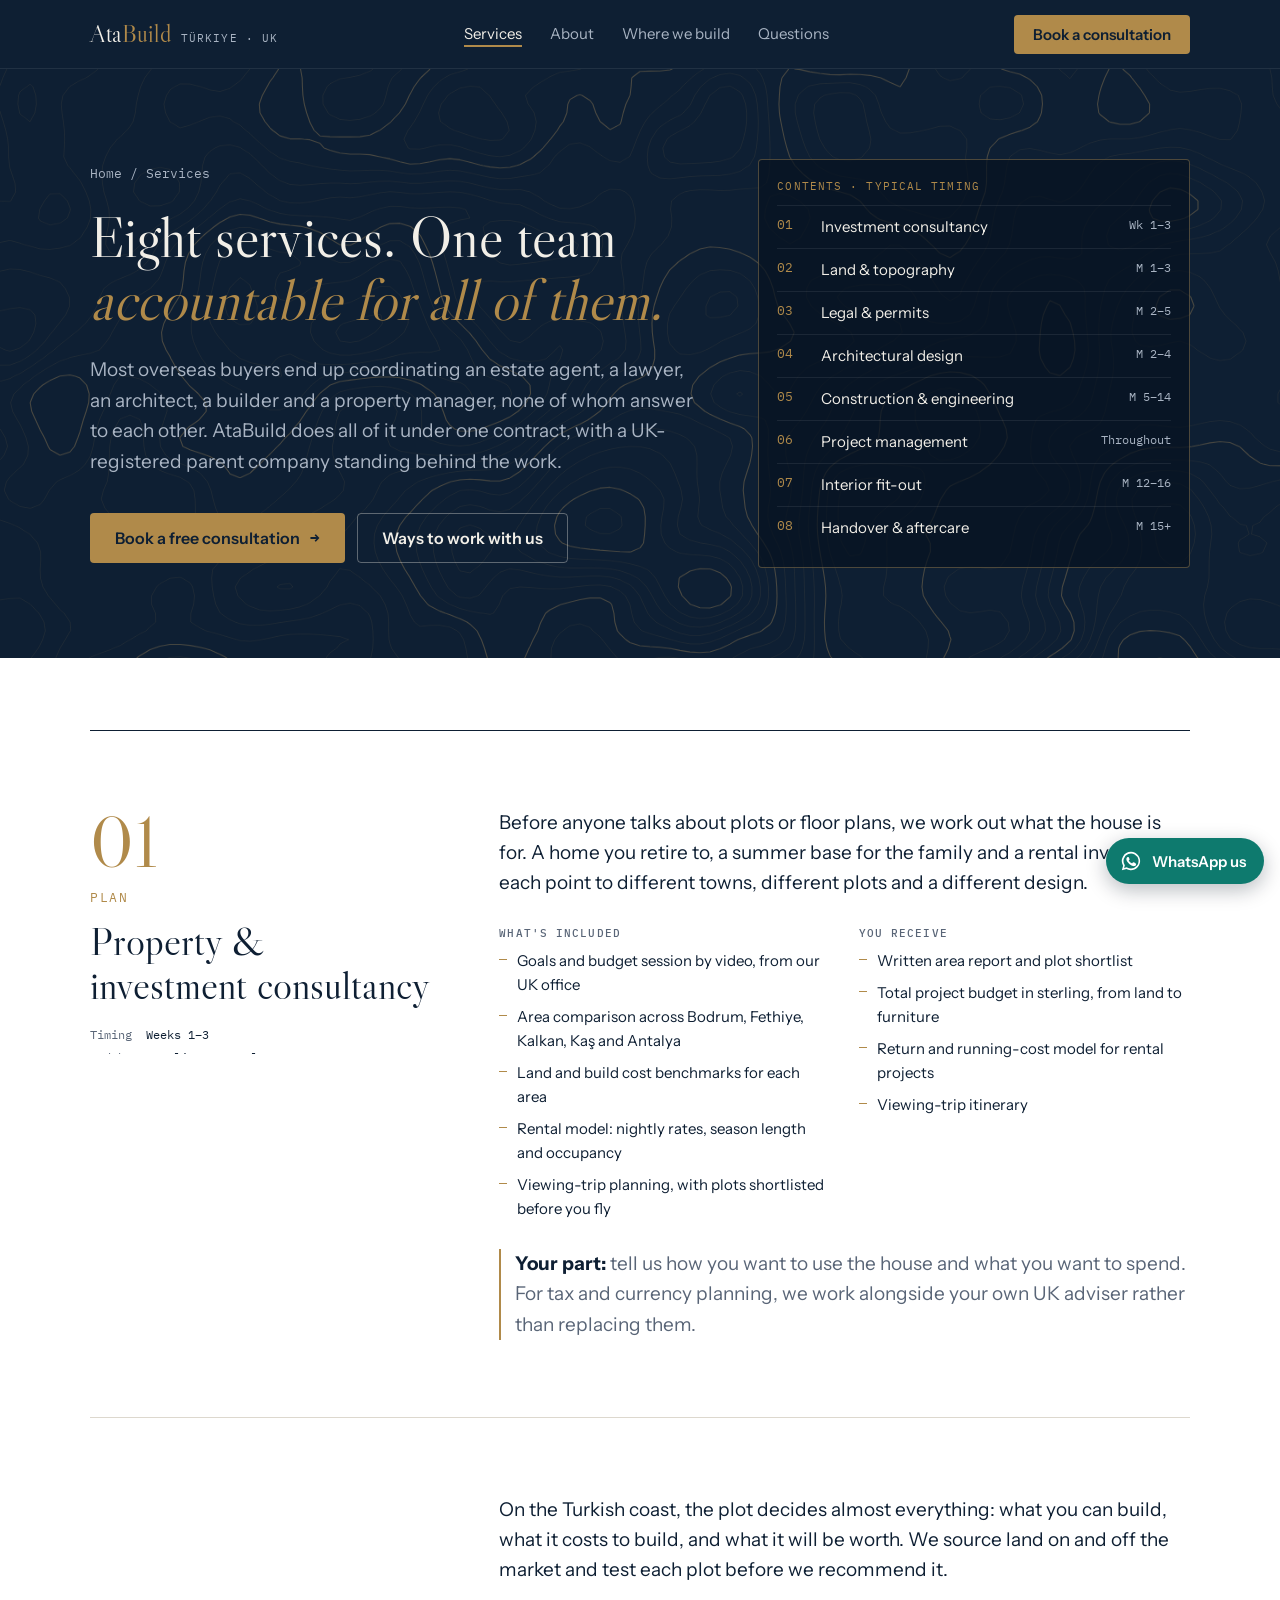
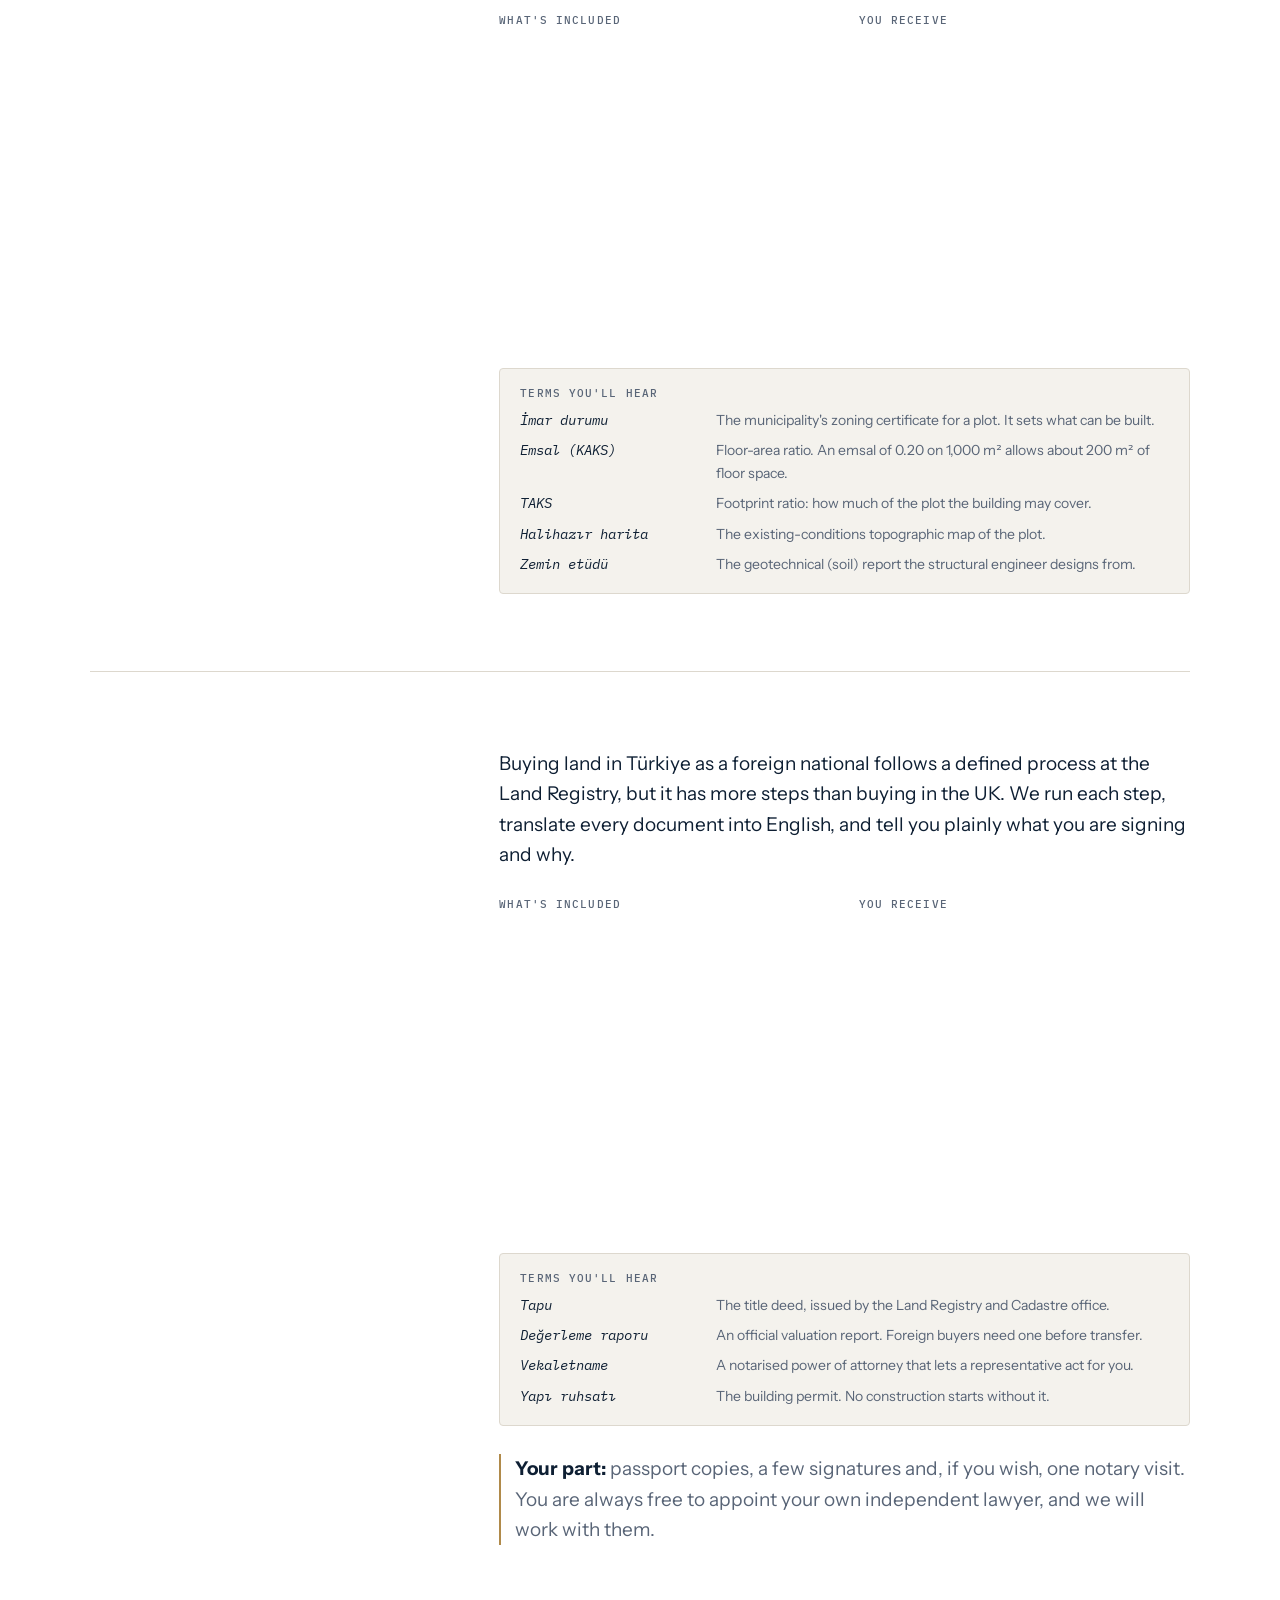
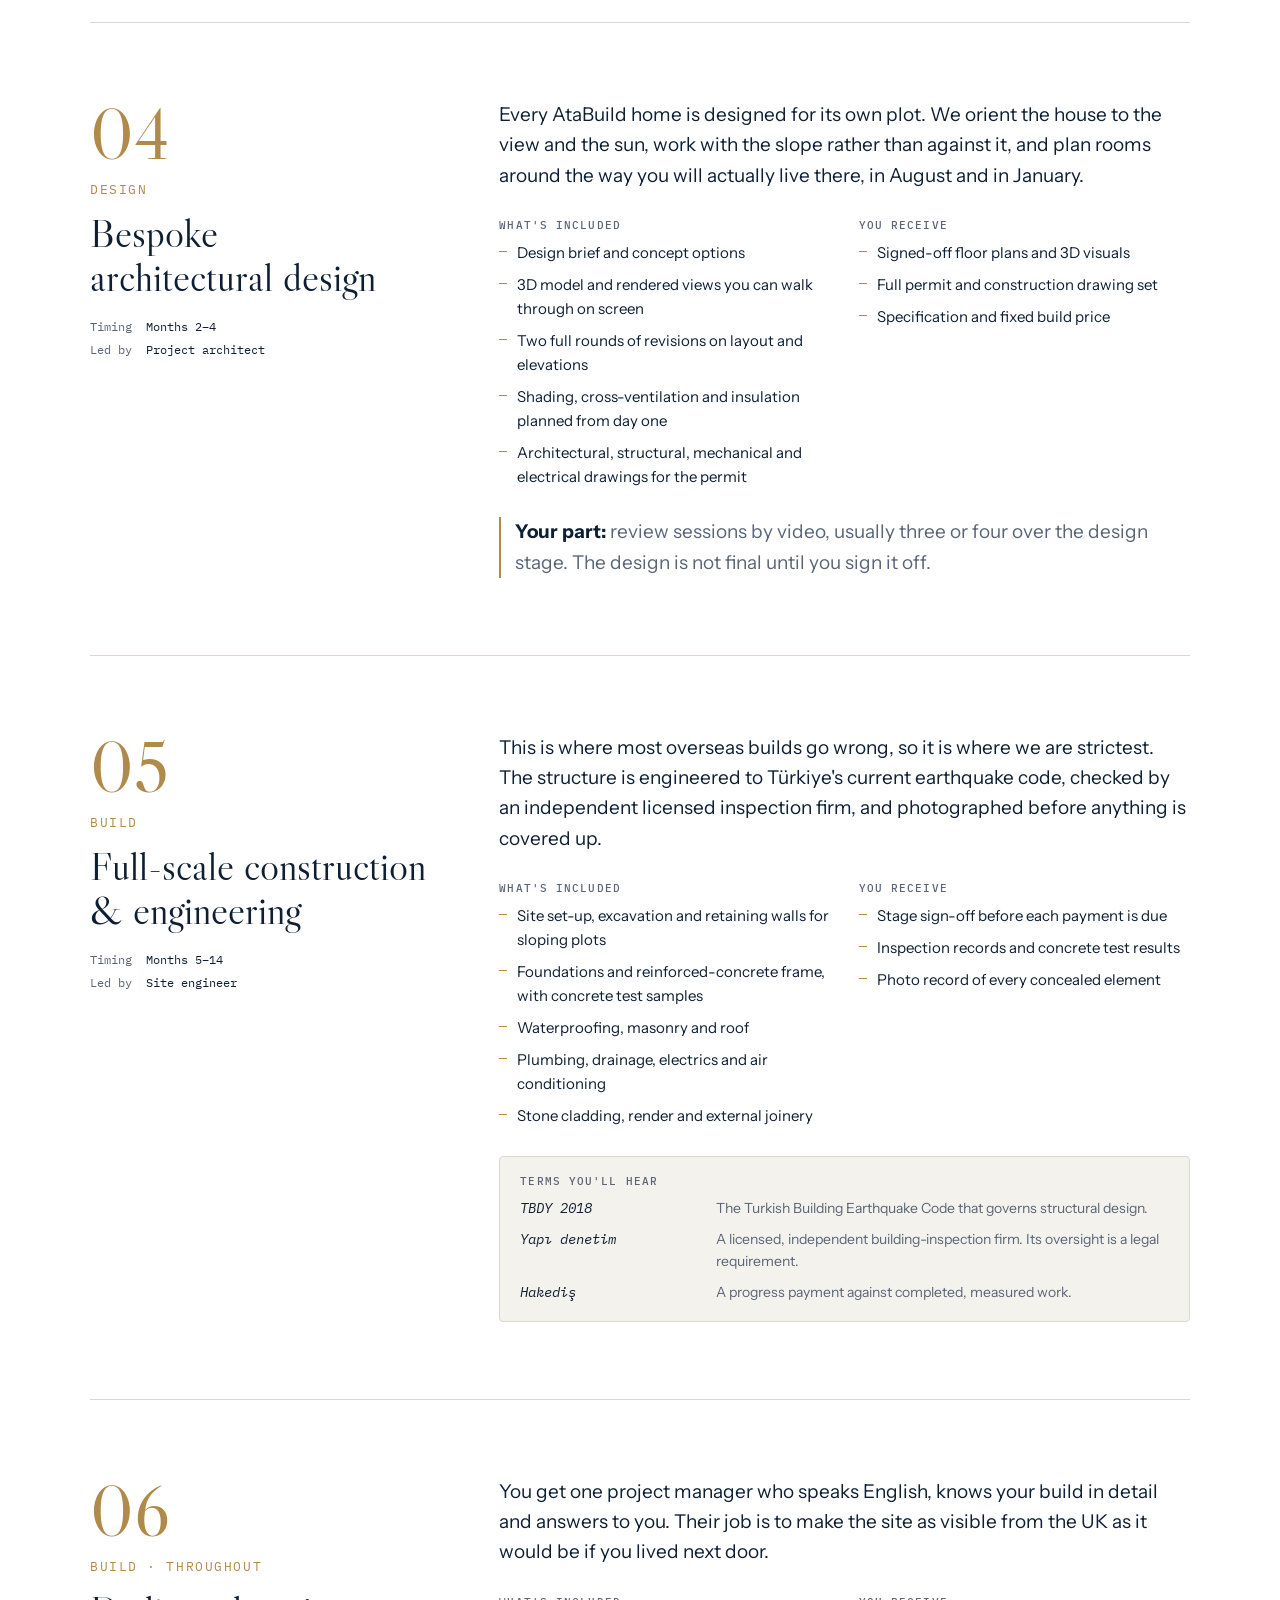
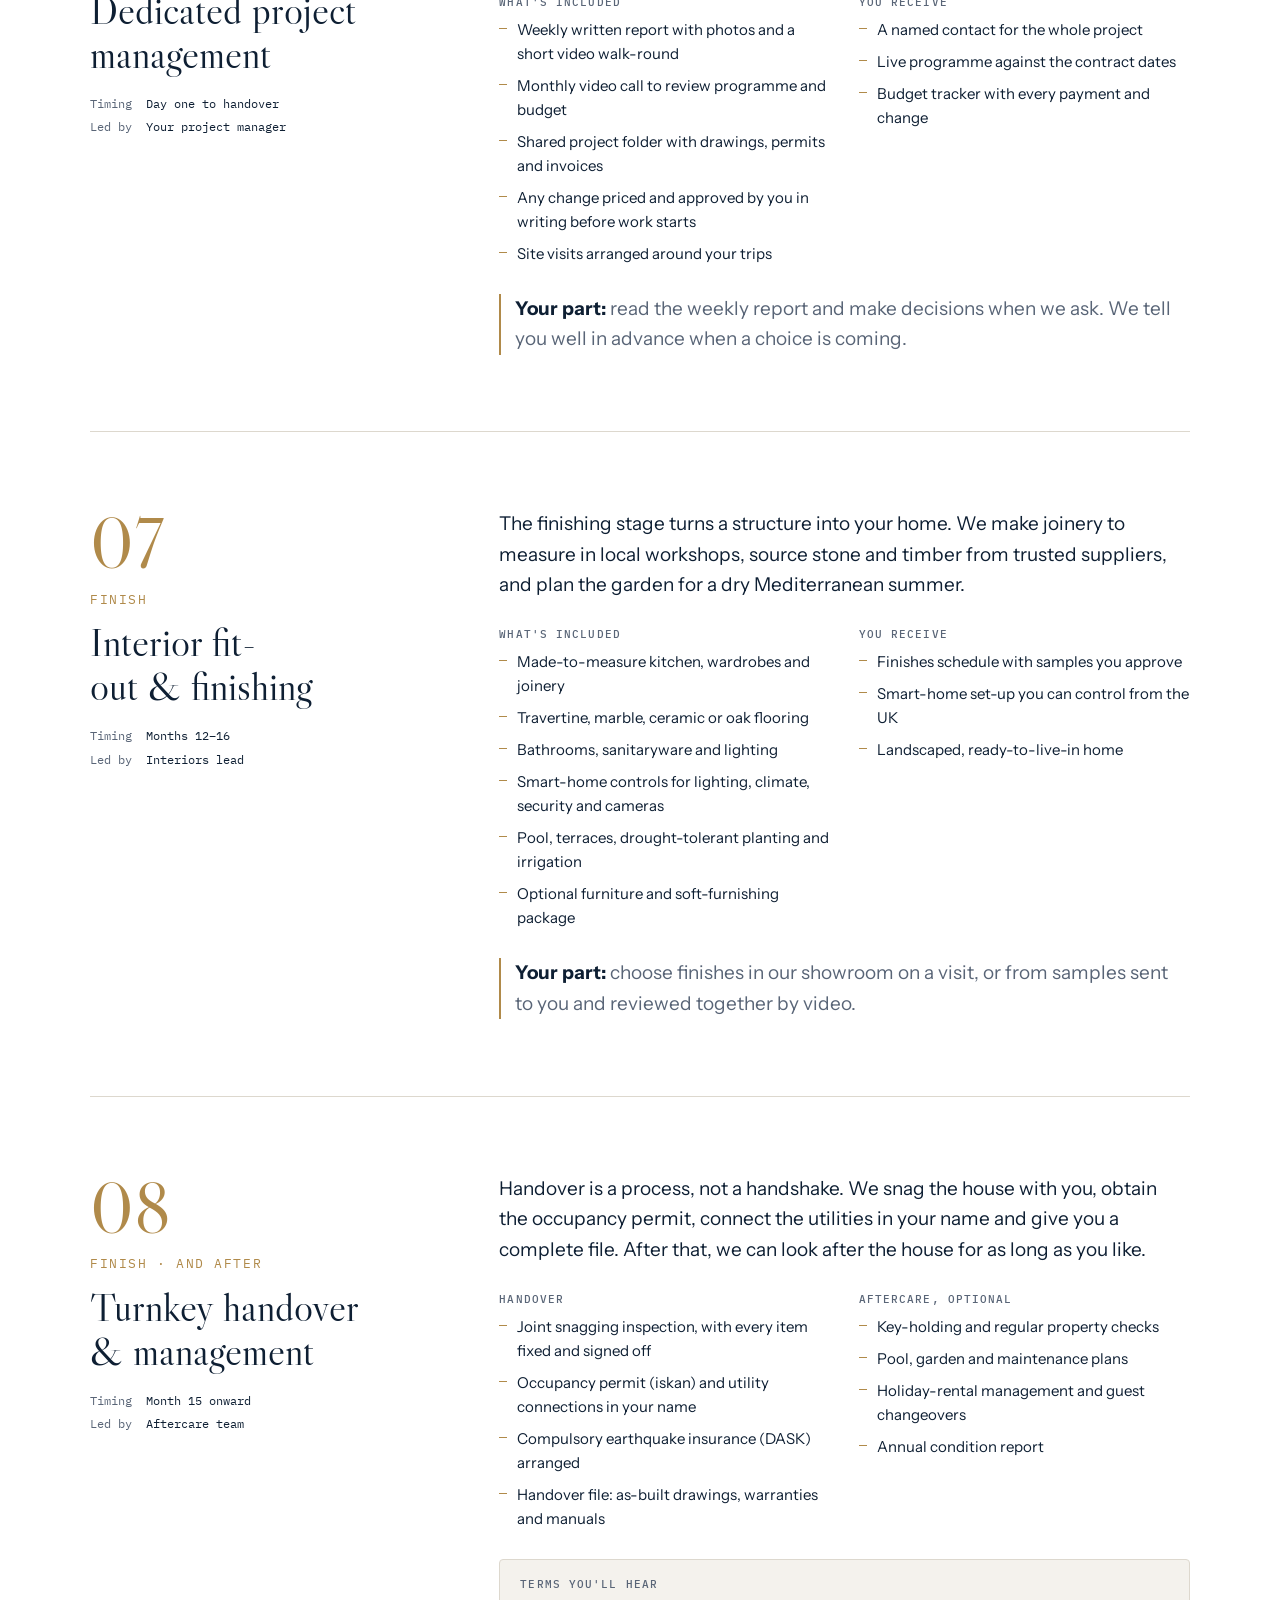
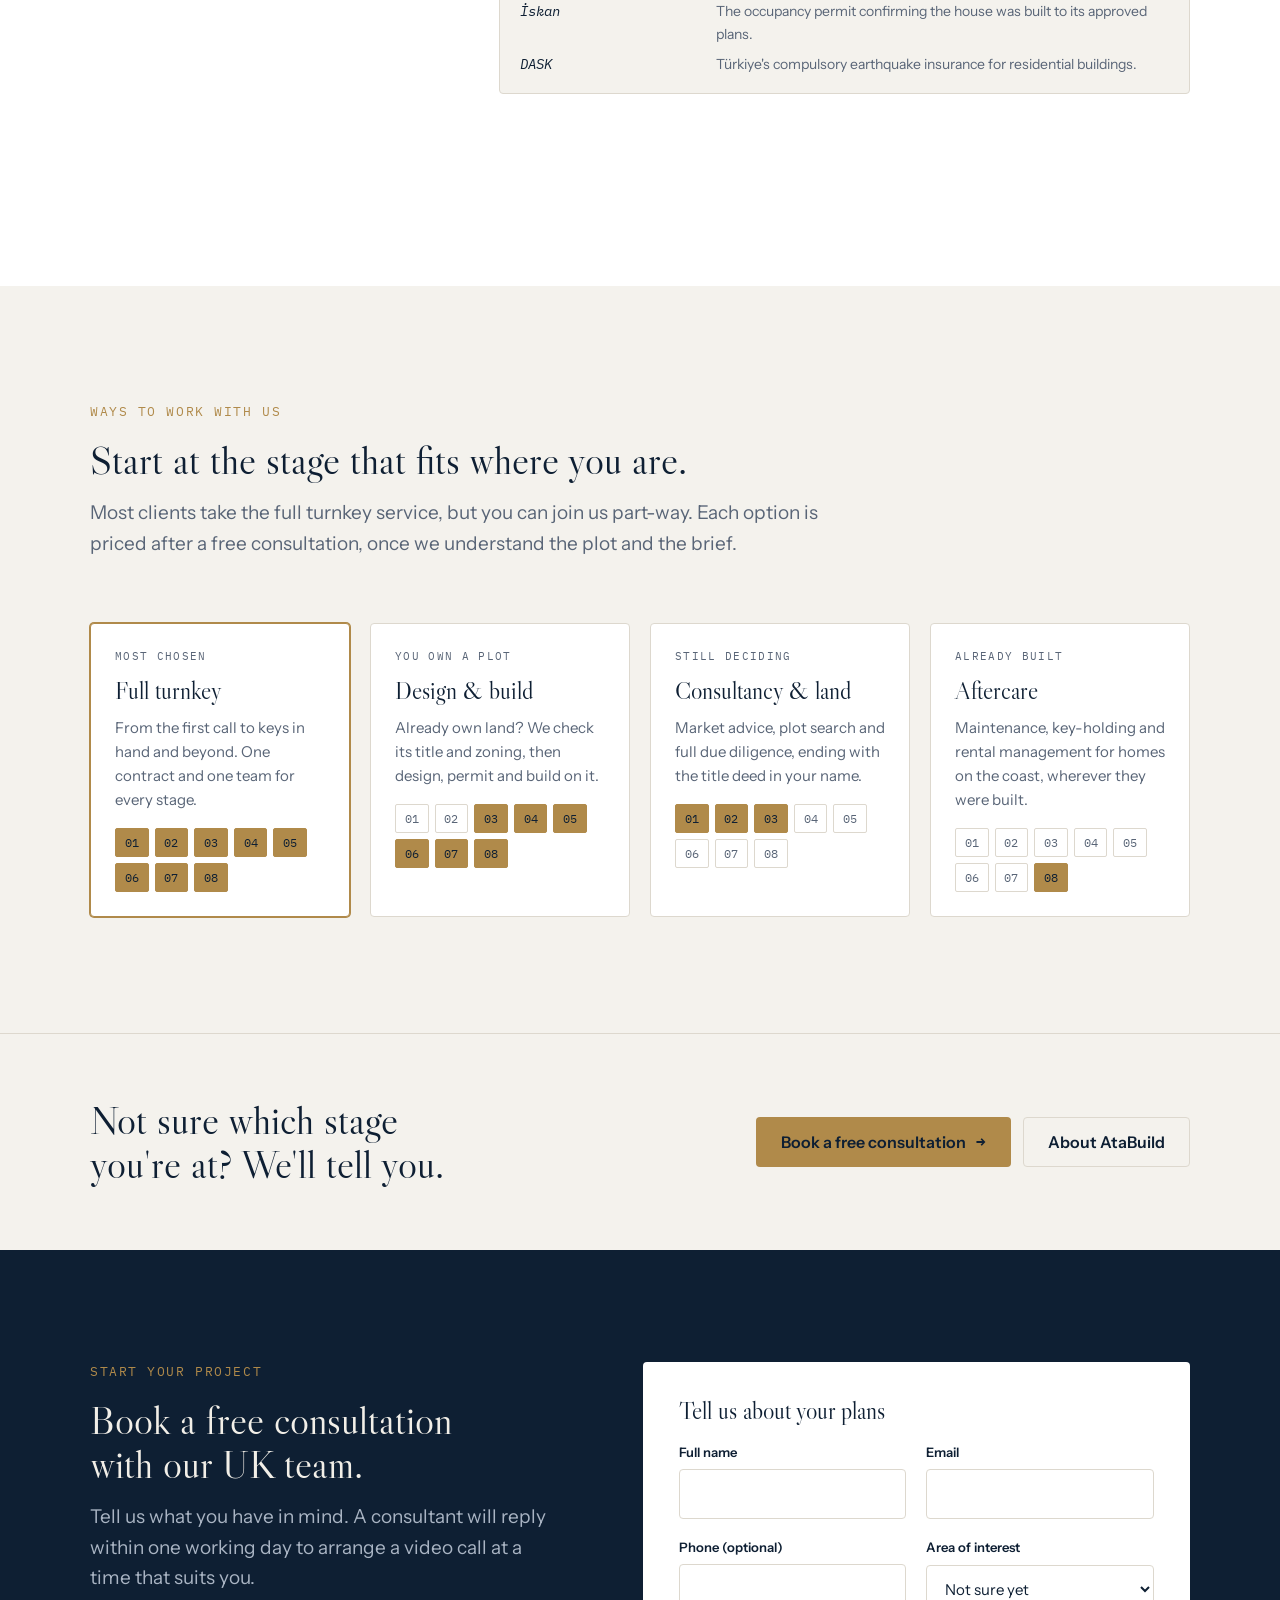
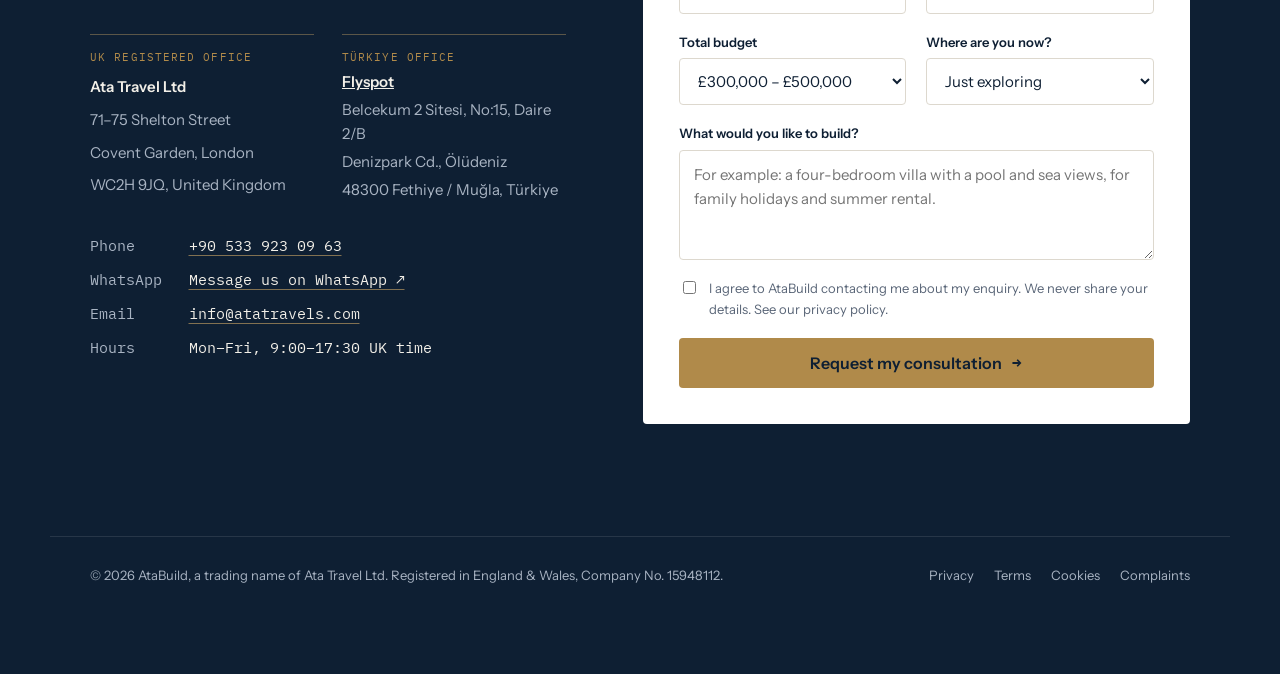
<file: services.html>
<!doctype html>
<html lang="en-GB">
<head>
<meta charset="utf-8">
<meta name="viewport" content="width=device-width, initial-scale=1, viewport-fit=cover">
<title>AtaBuild Services</title>
<meta name="description" content="Eight services under one contract: investment consultancy, land acquisition, legal and permits, architecture, construction, project management, interiors and aftercare on the Turkish coast.">
<link rel="preconnect" href="https://fonts.googleapis.com">
<link rel="preconnect" href="https://fonts.gstatic.com" crossorigin>
<link rel="stylesheet" href="https://fonts.googleapis.com/css2?family=Libre+Caslon+Display&family=Instrument+Sans:wght@400;500;600&family=IBM+Plex+Mono:wght@400;500&display=swap">
<link rel="stylesheet" href="assets/site.css">
</head>
<body>

<header class="site-header">
  <div class="wrap nav">
    <a class="logo" href="index.html" aria-label="AtaBuild home"><b>Ata<span>Build</span></b><small>Türkiye · UK</small></a>
    <ul>
      <li><a href="services.html" aria-current="page">Services</a></li>
      <li><a href="about.html">About</a></li>
      <li><a href="index.html#regions">Where we build</a></li>
      <li><a href="index.html#faq">Questions</a></li>
    </ul>
    <a class="btn btn-gold" href="#contact">Book a consultation</a>
  </div>
</header>

<main id="top">

<!-- PAGE HERO -->
<section class="hero page-hero" aria-labelledby="page-title">
  <canvas id="contours" aria-hidden="true"></canvas>
  <div class="wrap hero-inner">
    <div>
      <p class="crumbs"><a href="index.html">Home</a> / Services</p>
      <h1 id="page-title">Eight services. One team <em>accountable for all of them.</em></h1>
      <p class="sub">Most overseas buyers end up coordinating an estate agent, a lawyer, an architect, a builder and a property manager, none of whom answer to each other. AtaBuild does all of it under one contract, with a UK-registered parent company standing behind the work.</p>
      <div class="ctas">
        <a class="btn btn-gold" href="#contact">Book a free consultation <span class="arrow">→</span></a>
        <a class="btn btn-ghost" href="#ways">Ways to work with us</a>
      </div>
    </div>
    <nav class="index-card" aria-label="Services on this page">
      <p>Contents · typical timing</p>
      <ol>
        <li><a href="#consultancy"><span>01</span><span>Investment consultancy</span><span>Wk 1–3</span></a></li>
        <li><a href="#land"><span>02</span><span>Land &amp; topography</span><span>M 1–3</span></a></li>
        <li><a href="#legal"><span>03</span><span>Legal &amp; permits</span><span>M 2–5</span></a></li>
        <li><a href="#design"><span>04</span><span>Architectural design</span><span>M 2–4</span></a></li>
        <li><a href="#construction"><span>05</span><span>Construction &amp; engineering</span><span>M 5–14</span></a></li>
        <li><a href="#management"><span>06</span><span>Project management</span><span>Throughout</span></a></li>
        <li><a href="#interiors"><span>07</span><span>Interior fit-out</span><span>M 12–16</span></a></li>
        <li><a href="#handover"><span>08</span><span>Handover &amp; aftercare</span><span>M 15+</span></a></li>
      </ol>
    </nav>
  </div>
</section>

<section class="section" style="padding-top:clamp(40px,6vw,72px)">
  <div class="wrap">

    <article class="svc" id="consultancy">
      <header class="svc-head">
        <span class="svc-no">01</span>
        <p class="eyebrow">Plan</p>
        <h2>Property &amp; investment consultancy</h2>
        <dl class="svc-meta"><dt>Timing</dt><dd>Weeks 1–3</dd><dt>Led by</dt><dd>UK client consultant</dd></dl>
      </header>
      <div class="svc-body">
        <p>Before anyone talks about plots or floor plans, we work out what the house is for. A home you retire to, a summer base for the family and a rental investment each point to different towns, different plots and a different design.</p>
        <div class="svc-cols">
          <div><h3>What's included</h3><ul>
            <li>Goals and budget session by video, from our UK office</li>
            <li>Area comparison across Bodrum, Fethiye, Kalkan, Kaş and Antalya</li>
            <li>Land and build cost benchmarks for each area</li>
            <li>Rental model: nightly rates, season length and occupancy</li>
            <li>Viewing-trip planning, with plots shortlisted before you fly</li>
          </ul></div>
          <div><h3>You receive</h3><ul>
            <li>Written area report and plot shortlist</li>
            <li>Total project budget in sterling, from land to furniture</li>
            <li>Return and running-cost model for rental projects</li>
            <li>Viewing-trip itinerary</li>
          </ul></div>
        </div>
        <p class="your-part"><b>Your part:</b> tell us how you want to use the house and what you want to spend. For tax and currency planning, we work alongside your own UK adviser rather than replacing them.</p>
      </div>
    </article>

    <article class="svc" id="land">
      <header class="svc-head">
        <span class="svc-no">02</span>
        <p class="eyebrow">Plan</p>
        <h2>Land acquisition &amp; topography</h2>
        <dl class="svc-meta"><dt>Timing</dt><dd>Months 1–3</dd><dt>Led by</dt><dd>Land team &amp; surveyor</dd></dl>
      </header>
      <div class="svc-body">
        <p>On the Turkish coast, the plot decides almost everything: what you can build, what it costs to build, and what it will be worth. We source land on and off the market and test each plot before we recommend it.</p>
        <div class="svc-cols">
          <div><h3>What's included</h3><ul>
            <li>Plot sourcing through our local network, including off-market land</li>
            <li>Zoning check: permitted floor area, footprint and height</li>
            <li>Topographic survey of slope, levels and boundaries</li>
            <li>Geotechnical tests, with boreholes where the ground needs it</li>
            <li>Access, road frontage, water, power and drainage checks</li>
            <li>Price negotiation on your behalf</li>
          </ul></div>
          <div><h3>You receive</h3><ul>
            <li>Due-diligence pack for each shortlisted plot</li>
            <li>A clear go or no-go recommendation, with reasons</li>
            <li>Buildable-area study showing the villa you could build</li>
          </ul></div>
        </div>
        <div class="terms"><h3>Terms you'll hear</h3><dl>
          <dt>İmar durumu</dt><dd>The municipality's zoning certificate for a plot. It sets what can be built.</dd>
          <dt>Emsal (KAKS)</dt><dd>Floor-area ratio. An emsal of 0.20 on 1,000 m² allows about 200 m² of floor space.</dd>
          <dt>TAKS</dt><dd>Footprint ratio: how much of the plot the building may cover.</dd>
          <dt>Halihazır harita</dt><dd>The existing-conditions topographic map of the plot.</dd>
          <dt>Zemin etüdü</dt><dd>The geotechnical (soil) report the structural engineer designs from.</dd>
        </dl></div>
      </div>
    </article>

    <article class="svc" id="legal">
      <header class="svc-head">
        <span class="svc-no">03</span>
        <p class="eyebrow">Secure</p>
        <h2>Legal &amp; permit navigation</h2>
        <dl class="svc-meta"><dt>Timing</dt><dd>Months 2–5</dd><dt>Led by</dt><dd>Legal coordinator</dd></dl>
      </header>
      <div class="svc-body">
        <p>Buying land in Türkiye as a foreign national follows a defined process at the Land Registry, but it has more steps than buying in the UK. We run each step, translate every document into English, and tell you plainly what you are signing and why.</p>
        <div class="svc-cols">
          <div><h3>What's included</h3><ul>
            <li>Turkish tax number and bank account set-up</li>
            <li>Foreign-buyer application and military-zone clearance</li>
            <li>Licensed valuation report, required for foreign buyers</li>
            <li>Title deed transfer at the Land Registry, with a sworn translator</li>
            <li>Power of attorney at a notary, if you'd rather not travel</li>
            <li>Building permit application with the municipality</li>
          </ul></div>
          <div><h3>You receive</h3><ul>
            <li>Title deed (Tapu) registered in your name</li>
            <li>Approved building permit</li>
            <li>English translations of every document you sign</li>
          </ul></div>
        </div>
        <div class="terms"><h3>Terms you'll hear</h3><dl>
          <dt>Tapu</dt><dd>The title deed, issued by the Land Registry and Cadastre office.</dd>
          <dt>Değerleme raporu</dt><dd>An official valuation report. Foreign buyers need one before transfer.</dd>
          <dt>Vekaletname</dt><dd>A notarised power of attorney that lets a representative act for you.</dd>
          <dt>Yapı ruhsatı</dt><dd>The building permit. No construction starts without it.</dd>
        </dl></div>
        <p class="your-part"><b>Your part:</b> passport copies, a few signatures and, if you wish, one notary visit. You are always free to appoint your own independent lawyer, and we will work with them.</p>
      </div>
    </article>

    <article class="svc" id="design">
      <header class="svc-head">
        <span class="svc-no">04</span>
        <p class="eyebrow">Design</p>
        <h2>Bespoke architectural design</h2>
        <dl class="svc-meta"><dt>Timing</dt><dd>Months 2–4</dd><dt>Led by</dt><dd>Project architect</dd></dl>
      </header>
      <div class="svc-body">
        <p>Every AtaBuild home is designed for its own plot. We orient the house to the view and the sun, work with the slope rather than against it, and plan rooms around the way you will actually live there, in August and in January.</p>
        <div class="svc-cols">
          <div><h3>What's included</h3><ul>
            <li>Design brief and concept options</li>
            <li>3D model and rendered views you can walk through on screen</li>
            <li>Two full rounds of revisions on layout and elevations</li>
            <li>Shading, cross-ventilation and insulation planned from day one</li>
            <li>Architectural, structural, mechanical and electrical drawings for the permit</li>
          </ul></div>
          <div><h3>You receive</h3><ul>
            <li>Signed-off floor plans and 3D visuals</li>
            <li>Full permit and construction drawing set</li>
            <li>Specification and fixed build price</li>
          </ul></div>
        </div>
        <p class="your-part"><b>Your part:</b> review sessions by video, usually three or four over the design stage. The design is not final until you sign it off.</p>
      </div>
    </article>

    <article class="svc" id="construction">
      <header class="svc-head">
        <span class="svc-no">05</span>
        <p class="eyebrow">Build</p>
        <h2>Full-scale construction &amp; engineering</h2>
        <dl class="svc-meta"><dt>Timing</dt><dd>Months 5–14</dd><dt>Led by</dt><dd>Site engineer</dd></dl>
      </header>
      <div class="svc-body">
        <p>This is where most overseas builds go wrong, so it is where we are strictest. The structure is engineered to Türkiye's current earthquake code, checked by an independent licensed inspection firm, and photographed before anything is covered up.</p>
        <div class="svc-cols">
          <div><h3>What's included</h3><ul>
            <li>Site set-up, excavation and retaining walls for sloping plots</li>
            <li>Foundations and reinforced-concrete frame, with concrete test samples</li>
            <li>Waterproofing, masonry and roof</li>
            <li>Plumbing, drainage, electrics and air conditioning</li>
            <li>Stone cladding, render and external joinery</li>
          </ul></div>
          <div><h3>You receive</h3><ul>
            <li>Stage sign-off before each payment is due</li>
            <li>Inspection records and concrete test results</li>
            <li>Photo record of every concealed element</li>
          </ul></div>
        </div>
        <div class="terms"><h3>Terms you'll hear</h3><dl>
          <dt>TBDY 2018</dt><dd>The Turkish Building Earthquake Code that governs structural design.</dd>
          <dt>Yapı denetim</dt><dd>A licensed, independent building-inspection firm. Its oversight is a legal requirement.</dd>
          <dt>Hakediş</dt><dd>A progress payment against completed, measured work.</dd>
        </dl></div>
      </div>
    </article>

    <article class="svc" id="management">
      <header class="svc-head">
        <span class="svc-no">06</span>
        <p class="eyebrow">Build · throughout</p>
        <h2>Dedicated project management</h2>
        <dl class="svc-meta"><dt>Timing</dt><dd>Day one to handover</dd><dt>Led by</dt><dd>Your project manager</dd></dl>
      </header>
      <div class="svc-body">
        <p>You get one project manager who speaks English, knows your build in detail and answers to you. Their job is to make the site as visible from the UK as it would be if you lived next door.</p>
        <div class="svc-cols">
          <div><h3>What's included</h3><ul>
            <li>Weekly written report with photos and a short video walk-round</li>
            <li>Monthly video call to review programme and budget</li>
            <li>Shared project folder with drawings, permits and invoices</li>
            <li>Any change priced and approved by you in writing before work starts</li>
            <li>Site visits arranged around your trips</li>
          </ul></div>
          <div><h3>You receive</h3><ul>
            <li>A named contact for the whole project</li>
            <li>Live programme against the contract dates</li>
            <li>Budget tracker with every payment and change</li>
          </ul></div>
        </div>
        <p class="your-part"><b>Your part:</b> read the weekly report and make decisions when we ask. We tell you well in advance when a choice is coming.</p>
      </div>
    </article>

    <article class="svc" id="interiors">
      <header class="svc-head">
        <span class="svc-no">07</span>
        <p class="eyebrow">Finish</p>
        <h2>Interior fit-out &amp; finishing</h2>
        <dl class="svc-meta"><dt>Timing</dt><dd>Months 12–16</dd><dt>Led by</dt><dd>Interiors lead</dd></dl>
      </header>
      <div class="svc-body">
        <p>The finishing stage turns a structure into your home. We make joinery to measure in local workshops, source stone and timber from trusted suppliers, and plan the garden for a dry Mediterranean summer.</p>
        <div class="svc-cols">
          <div><h3>What's included</h3><ul>
            <li>Made-to-measure kitchen, wardrobes and joinery</li>
            <li>Travertine, marble, ceramic or oak flooring</li>
            <li>Bathrooms, sanitaryware and lighting</li>
            <li>Smart-home controls for lighting, climate, security and cameras</li>
            <li>Pool, terraces, drought-tolerant planting and irrigation</li>
            <li>Optional furniture and soft-furnishing package</li>
          </ul></div>
          <div><h3>You receive</h3><ul>
            <li>Finishes schedule with samples you approve</li>
            <li>Smart-home set-up you can control from the UK</li>
            <li>Landscaped, ready-to-live-in home</li>
          </ul></div>
        </div>
        <p class="your-part"><b>Your part:</b> choose finishes in our showroom on a visit, or from samples sent to you and reviewed together by video.</p>
      </div>
    </article>

    <article class="svc" id="handover">
      <header class="svc-head">
        <span class="svc-no">08</span>
        <p class="eyebrow">Finish · and after</p>
        <h2>Turnkey handover &amp; management</h2>
        <dl class="svc-meta"><dt>Timing</dt><dd>Month 15 onward</dd><dt>Led by</dt><dd>Aftercare team</dd></dl>
      </header>
      <div class="svc-body">
        <p>Handover is a process, not a handshake. We snag the house with you, obtain the occupancy permit, connect the utilities in your name and give you a complete file. After that, we can look after the house for as long as you like.</p>
        <div class="svc-cols">
          <div><h3>Handover</h3><ul>
            <li>Joint snagging inspection, with every item fixed and signed off</li>
            <li>Occupancy permit (iskan) and utility connections in your name</li>
            <li>Compulsory earthquake insurance (DASK) arranged</li>
            <li>Handover file: as-built drawings, warranties and manuals</li>
          </ul></div>
          <div><h3>Aftercare, optional</h3><ul>
            <li>Key-holding and regular property checks</li>
            <li>Pool, garden and maintenance plans</li>
            <li>Holiday-rental management and guest changeovers</li>
            <li>Annual condition report</li>
          </ul></div>
        </div>
        <div class="terms"><h3>Terms you'll hear</h3><dl>
          <dt>İskan</dt><dd>The occupancy permit confirming the house was built to its approved plans.</dd>
          <dt>DASK</dt><dd>Türkiye's compulsory earthquake insurance for residential buildings.</dd>
        </dl></div>
      </div>
    </article>

  </div>
</section>

<!-- WAYS TO WORK WITH US -->
<section class="section why" id="ways" aria-labelledby="ways-title">
  <div class="wrap">
    <div class="section-head">
      <p class="eyebrow">Ways to work with us</p>
      <h2 id="ways-title">Start at the stage that fits where you are.</h2>
      <p class="lede">Most clients take the full turnkey service, but you can join us part-way. Each option is priced after a free consultation, once we understand the plot and the brief.</p>
    </div>
    <div class="packages">
      <div class="pkg featured">
        <p class="eyebrow">Most chosen</p>
        <h3>Full turnkey</h3>
        <p>From the first call to keys in hand and beyond. One contract and one team for every stage.</p>
        <ul class="stages" aria-label="Stages 1 to 8 included"><li class="on">01</li><li class="on">02</li><li class="on">03</li><li class="on">04</li><li class="on">05</li><li class="on">06</li><li class="on">07</li><li class="on">08</li></ul>
      </div>
      <div class="pkg">
        <p class="eyebrow">You own a plot</p>
        <h3>Design &amp; build</h3>
        <p>Already own land? We check its title and zoning, then design, permit and build on it.</p>
        <ul class="stages" aria-label="Stages 3 to 8 included"><li>01</li><li>02</li><li class="on">03</li><li class="on">04</li><li class="on">05</li><li class="on">06</li><li class="on">07</li><li class="on">08</li></ul>
      </div>
      <div class="pkg">
        <p class="eyebrow">Still deciding</p>
        <h3>Consultancy &amp; land</h3>
        <p>Market advice, plot search and full due diligence, ending with the title deed in your name.</p>
        <ul class="stages" aria-label="Stages 1 to 3 included"><li class="on">01</li><li class="on">02</li><li class="on">03</li><li>04</li><li>05</li><li>06</li><li>07</li><li>08</li></ul>
      </div>
      <div class="pkg">
        <p class="eyebrow">Already built</p>
        <h3>Aftercare</h3>
        <p>Maintenance, key-holding and rental management for homes on the coast, wherever they were built.</p>
        <ul class="stages" aria-label="Stage 8 included"><li>01</li><li>02</li><li>03</li><li>04</li><li>05</li><li>06</li><li>07</li><li class="on">08</li></ul>
      </div>
    </div>
  </div>
</section>

<!-- CTA BAND -->
<section class="cta-band" aria-label="Next step">
  <div class="wrap">
    <h2>Not sure which stage you're at? We'll tell you.</h2>
    <div class="ctas" style="margin:0">
      <a class="btn btn-gold" href="#contact">Book a free consultation <span class="arrow">→</span></a>
      <a class="btn btn-ghost" href="about.html">About AtaBuild</a>
    </div>
  </div>
</section>

<!-- CONTACT / FOOTER -->
<footer class="contact" id="contact">
  <div class="wrap contact-grid">
    <div>
      <p class="eyebrow">Start your project</p>
      <h2>Book a free consultation with our UK team.</h2>
      <p class="lede">Tell us what you have in mind. A consultant will reply within one working day to arrange a video call at a time that suits you.</p>

      <div class="offices">
        <address class="office"><span class="tag">UK registered office</span><b>Ata Travel Ltd</b><span>71–75 Shelton Street</span><span>Covent Garden, London</span><span>WC2H 9JQ, United Kingdom</span></address>
        <address class="office"><span class="tag">Türkiye office</span><b><a href="https://flyspot.com.tr" target="_blank" rel="noopener">Flyspot</a></b><span>Belcekum 2 Sitesi, No:15, Daire 2/B</span><span>Denizpark Cd., Ölüdeniz</span><span>48300 Fethiye / Muğla, Türkiye</span></address>
      </div>

      <div class="direct">
        <div><span>Phone</span><a href="tel:+905339230963">+90 533 923 09 63</a></div>
        <div><span>WhatsApp</span><a href="https://wa.me/905339230963?text=Hello%20AtaBuild%2C%20I%27d%20like%20to%20talk%20about%20building%20a%20home%20in%20T%C3%BCrkiye." target="_blank" rel="noopener">Message us on WhatsApp ↗</a></div>
        <div><span>Email</span><a href="mailto:info@atatravels.com">info@atatravels.com</a></div>
        <div><span>Hours</span>Mon–Fri, 9:00–17:30 UK time</div>
      </div>
    </div>

    <form id="enquiry" novalidate>
      <h3>Tell us about your plans</h3>
      <div class="field"><label for="f-name">Full name</label><input id="f-name" name="name" autocomplete="name" required></div>
      <div class="field"><label for="f-email">Email</label><input id="f-email" name="email" type="email" autocomplete="email" required></div>
      <div class="field"><label for="f-phone">Phone (optional)</label><input id="f-phone" name="phone" type="tel" autocomplete="tel"></div>
      <div class="field"><label for="f-region">Area of interest</label>
        <select id="f-region" name="region"><option>Not sure yet</option><option>Bodrum Peninsula</option><option>Fethiye &amp; Göcek</option><option>Kalkan &amp; Kaş</option><option>Antalya Coast</option></select></div>
      <div class="field"><label for="f-budget">Total budget</label>
        <select id="f-budget" name="budget"><option>Under £300,000</option><option selected>£300,000 – £500,000</option><option>£500,000 – £1,000,000</option><option>Over £1,000,000</option></select></div>
      <div class="field"><label for="f-stage">Where are you now?</label>
        <select id="f-stage" name="stage"><option>Just exploring</option><option>Looking for land</option><option>I already own a plot</option><option>Ready to start in 6 months</option></select></div>
      <div class="field full"><label for="f-msg">What would you like to build?</label><textarea id="f-msg" name="message" placeholder="For example: a four-bedroom villa with a pool and sea views, for family holidays and summer rental."></textarea></div>
      <label class="check full" for="f-consent"><input id="f-consent" type="checkbox" name="consent" required> I agree to AtaBuild contacting me about my enquiry. We never share your details. See our privacy policy.</label>
      <div class="full"><button class="btn btn-gold" type="submit">Request my consultation <span class="arrow">→</span></button></div>
      <p class="full form-err" id="form-err" hidden></p>
      <p class="full form-msg" id="form-msg" role="status" hidden></p>
    </form>
  </div>

  <div class="wrap legal">
    <span>© 2026 AtaBuild, a trading name of Ata Travel Ltd. Registered in England &amp; Wales, Company No. <a href="https://find-and-update.company-information.service.gov.uk/company/15948112" target="_blank" rel="noopener" title="View Ata Travel Ltd on Companies House">15948112</a>.</span>
    <nav aria-label="Legal"><a href="#">Privacy</a><a href="#">Terms</a><a href="#">Cookies</a><a href="#">Complaints</a></nav>
  </div>
</footer>
</main>

<a class="wa-float" href="https://wa.me/905339230963?text=Hello%20AtaBuild%2C%20I%27d%20like%20to%20talk%20about%20building%20a%20home%20in%20T%C3%BCrkiye." target="_blank" rel="noopener" aria-label="Chat with AtaBuild on WhatsApp"><svg viewBox="0 0 24 24" width="22" height="22" aria-hidden="true" focusable="false"><path fill="currentColor" d="M12 2a10 10 0 0 0-8.6 15.1L2 22l5-1.3A10 10 0 1 0 12 2Zm0 18.2a8.2 8.2 0 0 1-4.2-1.2l-.3-.2-3 .8.8-2.9-.2-.3A8.2 8.2 0 1 1 12 20.2Zm4.5-6.1c-.2-.1-1.5-.7-1.7-.8-.2-.1-.4-.1-.6.1l-.8 1c-.1.2-.3.2-.5.1a6.7 6.7 0 0 1-3.3-2.9c-.2-.4.3-.4.8-1.3.1-.2 0-.3 0-.4l-.8-1.8c-.2-.5-.4-.4-.6-.4h-.5a1 1 0 0 0-.7.3 3 3 0 0 0-.9 2.2 5.2 5.2 0 0 0 1.1 2.7 11.8 11.8 0 0 0 4.5 4c1.7.7 2.3.8 3.2.6.5-.1 1.5-.6 1.7-1.2.2-.6.2-1.1.2-1.2-.1-.1-.3-.2-.5-.3Z"/></svg><span>WhatsApp us</span></a>
<script src="assets/site.js"></script>
</body>
</html>
</file>
<file: assets/site.css>
/* Layout concept: a survey sheet. Navy title block up top, a plot dossier beside the headline,
   the process laid out as a construction programme (phases × months), and a site-office footer. */
:root{
  --navy:#0E1F33;        /* brand navy, constant across themes for hero + footer */
  --navy-2:#16304D;
  --gold:#B08A4A;        /* sand-gold accent */
  --gold-soft:#E4D3B2;
  --bg:#FFFFFF;
  --bg-alt:#F4F2ED;      /* sand-tinted white */
  --surface:#FFFFFF;
  --fg:#0E1F33;
  --muted:#596577;
  --line:#DDD8CE;
  --on-navy:#F2EFE8;
  --on-navy-muted:#A9B4C3;
  --ok:#2F7D5B;
  --bar:#16304D;
  --font-display:"Libre Caslon Display", "Baskerville", "Georgia", serif;
  --font-body:"Instrument Sans", "Segoe UI", system-ui, sans-serif;
  --font-mono:"IBM Plex Mono", ui-monospace, "SFMono-Regular", Menlo, monospace;
  --step--1:0.8125rem; --step-0:1rem; --step-1:1.1875rem; --step-2:1.5rem;
  --step-3:clamp(1.75rem,1.3rem + 1.8vw,2.5rem); --step-4:clamp(2.4rem,1.6rem + 3.6vw,4.25rem);
  --wrap:1180px; --gutter:clamp(16px,4vw,40px); --radius:4px;
}
@media (prefers-color-scheme: dark){
  :root:not([data-theme="light"]){
    --navy:#081321; --navy-2:#10223A; --gold:#CFA866; --gold-soft:#3A3122;
    --bg:#0B1624; --bg-alt:#0F1D2F; --surface:#122339; --fg:#ECEEF1; --muted:#9DA9B8;
    --line:#22364E; --on-navy:#ECEEF1; --on-navy-muted:#93A1B3; --ok:#5FBF92; --bar:#4F7299; color-scheme:dark;
  }
}
:root[data-theme="dark"]{
  --navy:#081321; --navy-2:#10223A; --gold:#CFA866; --gold-soft:#3A3122;
  --bg:#0B1624; --bg-alt:#0F1D2F; --surface:#122339; --fg:#ECEEF1; --muted:#9DA9B8;
  --line:#22364E; --on-navy:#ECEEF1; --on-navy-muted:#93A1B3; --ok:#5FBF92; --bar:#4F7299; color-scheme:dark;
}

*{box-sizing:border-box}
html{scroll-behavior:smooth}
@media (prefers-reduced-motion: reduce){html{scroll-behavior:auto}*{transition:none!important;animation:none!important}}
body{margin:0;background:var(--bg);color:var(--fg);font-family:var(--font-body);font-size:var(--step-0);line-height:1.6;-webkit-font-smoothing:antialiased}
img{max-width:100%}
a{color:inherit}
:focus-visible{outline:2px solid var(--gold);outline-offset:3px}
h1,h2,h3{font-family:var(--font-display);font-weight:400;line-height:1.1;text-wrap:balance;margin:0}
p{margin:0}
.wrap{max-width:var(--wrap);margin-inline:auto;padding-inline:var(--gutter)}
.eyebrow{font-family:var(--font-mono);font-size:var(--step--1);letter-spacing:.12em;text-transform:uppercase;color:var(--gold)}
.lede{color:var(--muted);font-size:var(--step-1);max-width:60ch}
.section{padding-block:clamp(64px,9vw,120px)}
.section-head{display:grid;gap:16px;margin-bottom:clamp(40px,5vw,64px);max-width:760px}
.section-head h2{font-size:var(--step-3)}

/* Buttons */
.btn{display:inline-flex;align-items:center;gap:10px;font:600 var(--step-0)/1 var(--font-body);padding:16px 24px;border-radius:var(--radius);text-decoration:none;border:1px solid transparent;cursor:pointer;transition:background .2s,color .2s,border-color .2s}
.btn-gold{background:var(--gold);color:#0E1F33}
.btn-gold:hover{background:#C9A260}
.btn-ghost{border-color:rgba(242,239,232,.35);color:var(--on-navy)}
.btn-ghost:hover{border-color:var(--gold);color:var(--gold)}
.btn .arrow{font-family:var(--font-mono)}

/* Header */
.site-header{position:sticky;top:env(safe-area-inset-top,0px);z-index:20;background:var(--navy);color:var(--on-navy);border-bottom:1px solid rgba(255,255,255,.08)}
.nav{display:flex;align-items:center;justify-content:space-between;gap:24px;min-height:68px;flex-wrap:wrap}
.logo{display:flex;align-items:baseline;gap:10px;text-decoration:none}
.logo b{font-family:var(--font-display);font-weight:400;font-size:1.5rem;letter-spacing:.01em}
.logo b span{color:var(--gold)}
.logo small{font-family:var(--font-mono);font-size:.6875rem;letter-spacing:.1em;color:var(--on-navy-muted);text-transform:uppercase}
.nav ul{display:flex;gap:28px;list-style:none;margin:0;padding:0;font-size:.9375rem}
.nav ul a{text-decoration:none;color:var(--on-navy-muted)}
.nav ul a:hover{color:var(--on-navy)}
.nav .btn{padding:11px 18px;font-size:.9375rem}
@media (max-width:880px){.nav ul{display:none}}
@media (max-width:420px){.logo small{display:none}}

/* Hero */
.hero{position:relative;background:var(--navy);color:var(--on-navy);overflow:hidden}
.hero canvas{position:absolute;inset:0;width:100%;height:100%;opacity:.55}
.hero-inner{position:relative;display:grid;grid-template-columns:minmax(0,1.35fr) minmax(0,1fr);gap:clamp(32px,5vw,72px);align-items:center;padding-block:clamp(56px,8vw,112px)}
@media (max-width:900px){.hero-inner{grid-template-columns:minmax(0,1fr)}}
.hero h1{font-size:var(--step-4);margin-block:20px 24px}
.hero h1 em{font-style:italic;color:var(--gold)}
.hero .sub{font-size:var(--step-1);color:var(--on-navy-muted);max-width:56ch}
.hero .sub strong{color:var(--on-navy);font-weight:500}
.ctas{display:flex;flex-wrap:wrap;gap:12px;margin-top:36px}
.hero-note{margin-top:20px;font-size:var(--step--1);color:var(--on-navy-muted)}

/* Plot dossier card */
.dossier{background:rgba(8,19,33,.72);backdrop-filter:blur(6px);border:1px solid rgba(207,168,102,.35);border-radius:var(--radius);font-family:var(--font-mono);font-size:.8125rem;min-width:0}
.dossier header{display:flex;justify-content:space-between;gap:12px;padding:14px 18px;border-bottom:1px solid rgba(207,168,102,.25);color:var(--gold);letter-spacing:.08em;text-transform:uppercase;font-size:.6875rem}
.dossier svg{display:block;width:100%;height:auto;border-bottom:1px solid rgba(207,168,102,.25)}
.dossier dl{display:grid;grid-template-columns:auto 1fr;gap:6px 16px;margin:0;padding:16px 18px;color:var(--on-navy-muted)}
.dossier dd{margin:0;color:var(--on-navy);text-align:right;font-variant-numeric:tabular-nums}
.dossier ol{list-style:none;margin:0;padding:0 18px 18px;display:grid;gap:8px;color:var(--on-navy)}
.dossier li{display:flex;gap:10px;align-items:baseline}
.dossier li::before{content:"✓";color:#5FBF92}
.dossier li.pending::before{content:"○";color:var(--on-navy-muted)}
.dossier li.pending{color:var(--on-navy-muted)}

/* Trust banner */
.trust{background:var(--bg-alt);border-bottom:1px solid var(--line)}
.trust-inner{display:grid;grid-template-columns:minmax(0,1.1fr) minmax(0,2fr);gap:clamp(24px,4vw,56px);padding-block:40px;align-items:center}
@media (max-width:900px){.trust-inner{grid-template-columns:minmax(0,1fr)}}
.seal{display:flex;gap:18px;align-items:center}
.seal-mark{flex:none;width:64px;height:64px;border-radius:50%;border:1.5px solid var(--gold);display:grid;place-items:center;font-family:var(--font-display);font-size:1.25rem;color:var(--gold)}
.seal strong{display:block;font-family:var(--font-display);font-weight:400;font-size:var(--step-2);line-height:1.15}
.seal span{font-family:var(--font-mono);font-size:var(--step--1);color:var(--muted)}
.guarantees{display:grid;grid-template-columns:repeat(2,minmax(0,1fr));gap:20px 28px;list-style:none;margin:0;padding:0}
@media (max-width:460px){.guarantees{grid-template-columns:minmax(0,1fr)}}
.guarantees li{border-top:1px solid var(--line);padding-top:12px;font-size:.9375rem;min-width:0}
.guarantees b{display:block;font-weight:600;margin-bottom:2px}
.guarantees span{color:var(--muted);font-size:.875rem}

/* Process programme */
.programme{border-top:1px solid var(--fg)}
.scale{display:grid;grid-template-columns:minmax(0,1fr) minmax(0,1.1fr);gap:32px;padding-block:12px;border-bottom:1px solid var(--line);font-family:var(--font-mono);font-size:.6875rem;letter-spacing:.08em;text-transform:uppercase;color:var(--muted)}
.months{display:grid;grid-template-columns:repeat(6,1fr)}
.months span{border-left:1px solid var(--line);padding-left:6px}
.step{display:grid;grid-template-columns:minmax(0,1fr) minmax(0,1.1fr);gap:32px;padding-block:28px;border-bottom:1px solid var(--line)}
.step-main{display:grid;grid-template-columns:3.25rem minmax(0,1fr);gap:4px 16px;min-width:0}
.step-no{font-family:var(--font-mono);font-size:var(--step--1);color:var(--gold);padding-top:6px;grid-row:span 3}
.step-phase{font-family:var(--font-mono);font-size:.6875rem;letter-spacing:.1em;text-transform:uppercase;color:var(--muted)}
.step h3{font-size:var(--step-2)}
.step p{color:var(--muted);margin-top:6px;max-width:58ch}
.step-side{display:grid;gap:14px;align-content:start;min-width:0}
.bar{position:relative;height:10px;background:repeating-linear-gradient(90deg,var(--line) 0 1px,transparent 1px calc(100%/6));border-radius:2px}
.bar i{position:absolute;top:0;bottom:0;background:var(--bar);border-radius:2px}
.bar i.gold{background:var(--gold)}
.bar-label{font-family:var(--font-mono);font-size:.75rem;color:var(--muted)}
.receive{font-size:.875rem}
.receive b{font-family:var(--font-mono);font-weight:500;font-size:.6875rem;letter-spacing:.1em;text-transform:uppercase;color:var(--fg);display:block;margin-bottom:4px}
.receive ul{margin:0;padding-left:1.1em;color:var(--muted)}
.prog-note{margin-top:20px;font-size:var(--step--1);color:var(--muted)}
@media (max-width:820px){
  .scale{display:none}
  .step,.scale{grid-template-columns:minmax(0,1fr);gap:18px}
  .step-side{padding-left:calc(3.25rem + 16px)}
}
@media (max-width:420px){.step-main{grid-template-columns:minmax(0,1fr)}.step-no{grid-row:auto;padding:0}.step-side{padding-left:0}}

/* Why */
.why{background:var(--bg-alt)}
.pillars{display:grid;grid-template-columns:repeat(3,minmax(0,1fr));gap:clamp(24px,3vw,40px);margin-bottom:clamp(48px,6vw,72px)}
@media (max-width:820px){.pillars{grid-template-columns:minmax(0,1fr)}}
.pillar{border-top:2px solid var(--gold);padding-top:20px;display:grid;gap:10px;align-content:start}
.pillar h3{font-size:var(--step-2)}
.pillar p{color:var(--muted)}
.table-wrap{overflow-x:auto;background:var(--surface);border:1px solid var(--line);border-radius:var(--radius)}
table{width:100%;border-collapse:collapse;min-width:640px;font-size:.9375rem}
th,td{text-align:left;padding:16px 20px;border-bottom:1px solid var(--line);vertical-align:top}
thead th{font-family:var(--font-mono);font-weight:500;font-size:.6875rem;letter-spacing:.1em;text-transform:uppercase;color:var(--muted)}
thead th.us{color:var(--gold)}
tbody th{font-weight:600;width:22%}
td.us{color:var(--fg)}
td.them{color:var(--muted)}
tbody tr:last-child>*{border-bottom:0}

/* Regions */
.regions{display:grid;grid-template-columns:repeat(4,minmax(0,1fr));gap:1px;background:var(--line);border:1px solid var(--line)}
@media (max-width:900px){.regions{grid-template-columns:repeat(2,minmax(0,1fr))}}
@media (max-width:460px){.regions{grid-template-columns:minmax(0,1fr)}}
.region{background:var(--bg);padding:24px;display:grid;gap:8px;align-content:start}
.region .coord{font-family:var(--font-mono);font-size:.75rem;color:var(--gold);font-variant-numeric:tabular-nums}
.region h3{font-size:var(--step-2)}
.region p{color:var(--muted);font-size:.9375rem}

/* FAQ */
.faq{display:grid;grid-template-columns:repeat(2,minmax(0,1fr));gap:0 clamp(24px,4vw,64px)}
@media (max-width:820px){.faq{grid-template-columns:minmax(0,1fr)}}
.faq details{border-top:1px solid var(--line);padding-block:20px}
.faq summary{cursor:pointer;font-weight:600;list-style:none;display:flex;justify-content:space-between;gap:16px}
.faq summary::-webkit-details-marker{display:none}
.faq summary::after{content:"+";font-family:var(--font-mono);color:var(--gold)}
.faq details[open] summary::after{content:"−"}
.faq details p{color:var(--muted);margin-top:10px;max-width:60ch}

/* Contact / footer */
.contact{background:var(--navy);color:var(--on-navy)}
.contact-grid{display:grid;grid-template-columns:minmax(0,1fr) minmax(0,1.15fr);gap:clamp(40px,6vw,88px);padding-block:clamp(64px,9vw,112px)}
@media (max-width:900px){.contact-grid{grid-template-columns:minmax(0,1fr)}}
.contact h2{font-size:var(--step-3);margin-block:16px}
.contact .lede{color:var(--on-navy-muted)}
.offices{display:grid;grid-template-columns:repeat(2,minmax(0,1fr));gap:28px;margin-top:40px}
@media (max-width:460px){.offices{grid-template-columns:minmax(0,1fr)}}
.office{font-style:normal;border-top:1px solid rgba(207,168,102,.4);padding-top:14px;display:grid;gap:4px;font-size:.9375rem;color:var(--on-navy-muted)}
.office b{color:var(--on-navy);font-weight:600}
.office .tag{font-family:var(--font-mono);font-size:.6875rem;letter-spacing:.1em;text-transform:uppercase;color:var(--gold)}
.direct{margin-top:32px;display:grid;gap:10px;font-family:var(--font-mono);font-size:.9375rem}
.direct div{display:flex;flex-wrap:wrap;gap:4px 16px}
.direct span{color:var(--on-navy-muted);min-width:5.5em}
.direct a{color:var(--on-navy);text-decoration-color:rgba(207,168,102,.6);text-underline-offset:4px;user-select:all}

form{background:var(--surface);color:var(--fg);border-radius:var(--radius);padding:clamp(22px,3vw,36px);display:grid;grid-template-columns:repeat(2,minmax(0,1fr));gap:18px 20px;align-content:start}
@media (max-width:520px){form{grid-template-columns:minmax(0,1fr)}}
form h3{grid-column:1/-1;font-size:var(--step-2)}
form .full{grid-column:1/-1}
.field{display:grid;gap:6px;min-width:0}
label{font-size:.8125rem;font-weight:600}
input,select,textarea{font:inherit;font-size:.9375rem;color:var(--fg);background:var(--bg);border:1px solid var(--line);border-radius:var(--radius);padding:12px 14px;width:100%}
textarea{min-height:110px;resize:vertical}
input:focus,select:focus,textarea:focus{outline:2px solid var(--gold);outline-offset:0;border-color:var(--gold)}
.check{display:flex;gap:10px;align-items:flex-start;font-size:.8125rem;color:var(--muted);font-weight:400}
.check input{width:auto;margin-top:3px}
form .btn{justify-content:center;width:100%}
.form-msg{font-size:.875rem;color:var(--ok)}
.form-err{font-size:.875rem;color:#C0503A}

.legal{border-top:1px solid rgba(255,255,255,.1);padding-block:28px;display:flex;flex-wrap:wrap;justify-content:space-between;gap:12px 32px;font-size:.8125rem;color:var(--on-navy-muted)}
.legal nav{display:flex;flex-wrap:wrap;gap:20px}
.legal a{text-decoration:none}
.legal a:hover{color:var(--on-navy)}

/* ---------- Shared: nav state, links, CTA band ---------- */
.nav ul a[aria-current="page"]{color:var(--on-navy);box-shadow:inset 0 -2px 0 var(--gold);padding-bottom:4px}
.more-link{margin-top:28px;font-weight:600}
.more-link a{text-decoration:none;color:var(--fg);border-bottom:1px solid var(--gold);padding-bottom:2px}
.more-link a:hover{color:var(--gold)}
.cta-band{background:var(--bg-alt);border-top:1px solid var(--line)}
.cta-band .wrap{display:flex;flex-wrap:wrap;align-items:center;justify-content:space-between;gap:24px;padding-block:clamp(40px,6vw,64px)}
.cta-band h2{font-size:var(--step-3);max-width:22ch}
.cta-band .btn-ghost{border-color:var(--line);color:var(--fg)}
.cta-band .btn-ghost:hover{border-color:var(--gold);color:var(--gold)}

/* ---------- Inner-page hero ---------- */
.page-hero .hero-inner{grid-template-columns:minmax(0,1.4fr) minmax(0,1fr);padding-block:clamp(48px,7vw,96px)}
@media (max-width:900px){.page-hero .hero-inner{grid-template-columns:minmax(0,1fr)}}
.page-hero h1{font-size:clamp(2.2rem,1.5rem + 3vw,3.6rem)}
.crumbs{font-family:var(--font-mono);font-size:var(--step--1);color:var(--on-navy-muted)}
.crumbs a{color:var(--on-navy-muted);text-decoration:none}
.crumbs a:hover{color:var(--gold)}
.index-card{background:rgba(8,19,33,.72);border:1px solid rgba(207,168,102,.35);border-radius:var(--radius);padding:18px;min-width:0}
.index-card p{font-family:var(--font-mono);font-size:.6875rem;letter-spacing:.1em;text-transform:uppercase;color:var(--gold);margin-bottom:10px}
.index-card ol{list-style:none;margin:0;padding:0;display:grid}
.index-card li a{display:grid;grid-template-columns:2.25rem 1fr auto;gap:8px;padding:9px 0;border-top:1px solid rgba(255,255,255,.08);text-decoration:none;color:var(--on-navy);font-size:.9375rem}
.index-card li a span:first-child{font-family:var(--font-mono);color:var(--gold);font-size:.8125rem}
.index-card li a span:last-child{font-family:var(--font-mono);color:var(--on-navy-muted);font-size:.75rem}
.index-card li a:hover{color:var(--gold)}

/* ---------- Services: detail sections ---------- */
.svc{display:grid;grid-template-columns:minmax(0,.8fr) minmax(0,1.6fr);gap:clamp(24px,5vw,72px);padding-block:clamp(48px,6vw,80px);border-top:1px solid var(--line);scroll-margin-top:72px}
.svc:first-of-type{border-top:1px solid var(--fg)}
@media (max-width:860px){.svc{grid-template-columns:minmax(0,1fr)}}
.svc-head{display:grid;gap:10px;align-content:start}
@media (min-width:861px){.svc-head{position:sticky;top:calc(env(safe-area-inset-top,0px) + 92px)}}
.svc-no{font-family:var(--font-display);font-size:clamp(3rem,2rem + 3vw,4.5rem);line-height:1;color:var(--gold)}
.svc-head h2{font-size:var(--step-3)}
.svc-meta{display:grid;grid-template-columns:auto 1fr;gap:4px 14px;margin:8px 0 0;font-family:var(--font-mono);font-size:.75rem;color:var(--muted)}
.svc-meta dd{margin:0;color:var(--fg)}
.svc-body{display:grid;gap:28px;min-width:0}
.svc-body>p{font-size:var(--step-1);max-width:62ch}
.svc-cols{display:grid;grid-template-columns:repeat(2,minmax(0,1fr));gap:28px}
@media (max-width:560px){.svc-cols{grid-template-columns:minmax(0,1fr)}}
.svc-cols h3,.terms h3{font-family:var(--font-mono);font-weight:500;font-size:.6875rem;letter-spacing:.1em;text-transform:uppercase;color:var(--muted);margin-bottom:10px}
.svc-cols ul{margin:0;padding:0;list-style:none;display:grid;gap:8px}
.svc-cols li{padding-left:18px;position:relative;font-size:.9375rem}
.svc-cols li::before{content:"";position:absolute;left:0;top:.65em;width:8px;height:1px;background:var(--gold)}
.terms{background:var(--bg-alt);border:1px solid var(--line);border-radius:var(--radius);padding:18px 20px}
.terms dl{display:grid;grid-template-columns:minmax(0,11rem) minmax(0,1fr);gap:8px 20px;margin:0;font-size:.875rem}
@media (max-width:520px){.terms dl{grid-template-columns:minmax(0,1fr);gap:2px}.terms dd{margin-bottom:8px}}
.terms dt{font-family:var(--font-mono);color:var(--fg);font-style:italic}
.terms dd{margin:0;color:var(--muted)}
.your-part{font-size:.9375rem;color:var(--muted);border-left:2px solid var(--gold);padding-left:14px}
.your-part b{color:var(--fg)}

/* ---------- Services: ways to work with us ---------- */
.packages{display:grid;grid-template-columns:repeat(4,minmax(0,1fr));gap:20px}
@media (max-width:1000px){.packages{grid-template-columns:repeat(2,minmax(0,1fr))}}
@media (max-width:560px){.packages{grid-template-columns:minmax(0,1fr)}}
.pkg{background:var(--surface);border:1px solid var(--line);border-radius:var(--radius);padding:24px;display:grid;gap:12px;align-content:start}
.pkg.featured{border-color:var(--gold);box-shadow:0 0 0 1px var(--gold)}
.pkg .eyebrow{font-size:.6875rem}
.pkg h3{font-size:var(--step-2)}
.pkg p{color:var(--muted);font-size:.9375rem}
.stages{display:flex;flex-wrap:wrap;gap:6px;list-style:none;margin:4px 0 0;padding:0}
.stages li{font-family:var(--font-mono);font-size:.75rem;width:2.1rem;text-align:center;padding:4px 0;border-radius:2px;border:1px solid var(--line);color:var(--muted)}
.stages li.on{background:var(--gold);border-color:var(--gold);color:#0E1F33}

/* ---------- About ---------- */
.story{display:grid;align-items:start;grid-template-columns:minmax(0,1fr) minmax(0,1.4fr);gap:clamp(32px,6vw,96px)}
@media (max-width:860px){.story{grid-template-columns:minmax(0,1fr)}}
.story h2{font-size:var(--step-3)}
.prose{display:grid;gap:18px;font-size:var(--step-1);max-width:62ch}
.prose p:first-child::first-letter{font-family:var(--font-display);float:left;font-size:3.6em;line-height:.85;padding:6px 10px 0 0;color:var(--gold)}
.entry{border-top:1px solid var(--fg);border-bottom:1px solid var(--line);padding-block:28px;margin-top:clamp(48px,6vw,72px);display:grid;grid-template-columns:auto minmax(0,1fr);gap:8px 32px;align-items:baseline}
@media (max-width:620px){.entry{grid-template-columns:minmax(0,1fr)}}
.entry .word{font-family:var(--font-display);font-size:clamp(3.5rem,2.5rem + 4vw,6rem);line-height:1}
.entry .gram{font-family:var(--font-mono);font-size:.8125rem;color:var(--gold)}
.entry p{color:var(--muted);max-width:64ch;margin-top:6px}
.entry p b{color:var(--fg);font-weight:600}

.org{display:grid;gap:0;justify-items:center}
.org-node{background:var(--surface);border:1px solid var(--line);border-radius:var(--radius);padding:18px 22px;text-align:center;display:grid;gap:4px;width:100%;max-width:440px}
.org-node.parent{border-color:var(--gold);box-shadow:0 0 0 1px var(--gold)}
.org-node .tag{font-family:var(--font-mono);font-size:.6875rem;letter-spacing:.1em;text-transform:uppercase;color:var(--gold)}
.org-node b{font-family:var(--font-display);font-weight:400;font-size:var(--step-2)}
.org-node span:last-child{color:var(--muted);font-size:.875rem}
.org-link{width:1px;height:36px;background:var(--gold)}
.org-partners{display:grid;grid-template-columns:repeat(4,minmax(0,1fr));gap:14px;width:100%;border-top:1px solid var(--gold);padding-top:24px;position:relative}
@media (max-width:860px){.org-partners{grid-template-columns:repeat(2,minmax(0,1fr))}}
@media (max-width:460px){.org-partners{grid-template-columns:minmax(0,1fr)}}
.org-partners .org-node{max-width:none;padding:16px}
.org-partners .org-node b{font-family:var(--font-body);font-weight:600;font-size:1rem}
.org-note{margin-top:24px;color:var(--muted);font-size:.9375rem;max-width:70ch;text-align:center;justify-self:center}

.principles{display:grid;grid-template-columns:repeat(3,minmax(0,1fr));gap:clamp(24px,3vw,40px)}
@media (max-width:860px){.principles{grid-template-columns:repeat(2,minmax(0,1fr))}}
@media (max-width:520px){.principles{grid-template-columns:minmax(0,1fr)}}

.roles{display:grid;grid-template-columns:repeat(4,minmax(0,1fr));gap:1px;background:var(--line);border:1px solid var(--line)}
@media (max-width:900px){.roles{grid-template-columns:repeat(2,minmax(0,1fr))}}
@media (max-width:460px){.roles{grid-template-columns:minmax(0,1fr)}}
.role{background:var(--bg);padding:24px;display:grid;gap:8px;align-content:start}
.role .where{font-family:var(--font-mono);font-size:.6875rem;letter-spacing:.1em;text-transform:uppercase;color:var(--gold)}
.role h3{font-size:var(--step-2)}
.role p{color:var(--muted);font-size:.9375rem}

/* ---------- WhatsApp button ---------- */
.wa-float{position:fixed;right:max(16px,env(safe-area-inset-right,0px));bottom:calc(16px + env(safe-area-inset-bottom,0px));z-index:30;display:inline-flex;align-items:center;gap:10px;padding:12px 18px 12px 14px;border-radius:999px;background:#0E7A6E;color:#FFFFFF;font:600 .9375rem/1 var(--font-body);text-decoration:none;box-shadow:0 6px 20px rgba(8,19,33,.28);transition:transform .2s,background .2s}
.wa-float:hover{background:#0B6A5F;transform:translateY(-2px)}
.wa-float:focus-visible{outline:2px solid var(--gold);outline-offset:3px}
@media (max-width:560px){.wa-float{padding:14px}.wa-float span{position:absolute;width:1px;height:1px;overflow:hidden;clip:rect(0 0 0 0);white-space:nowrap}}
.legal{padding-bottom:88px}
</file>
